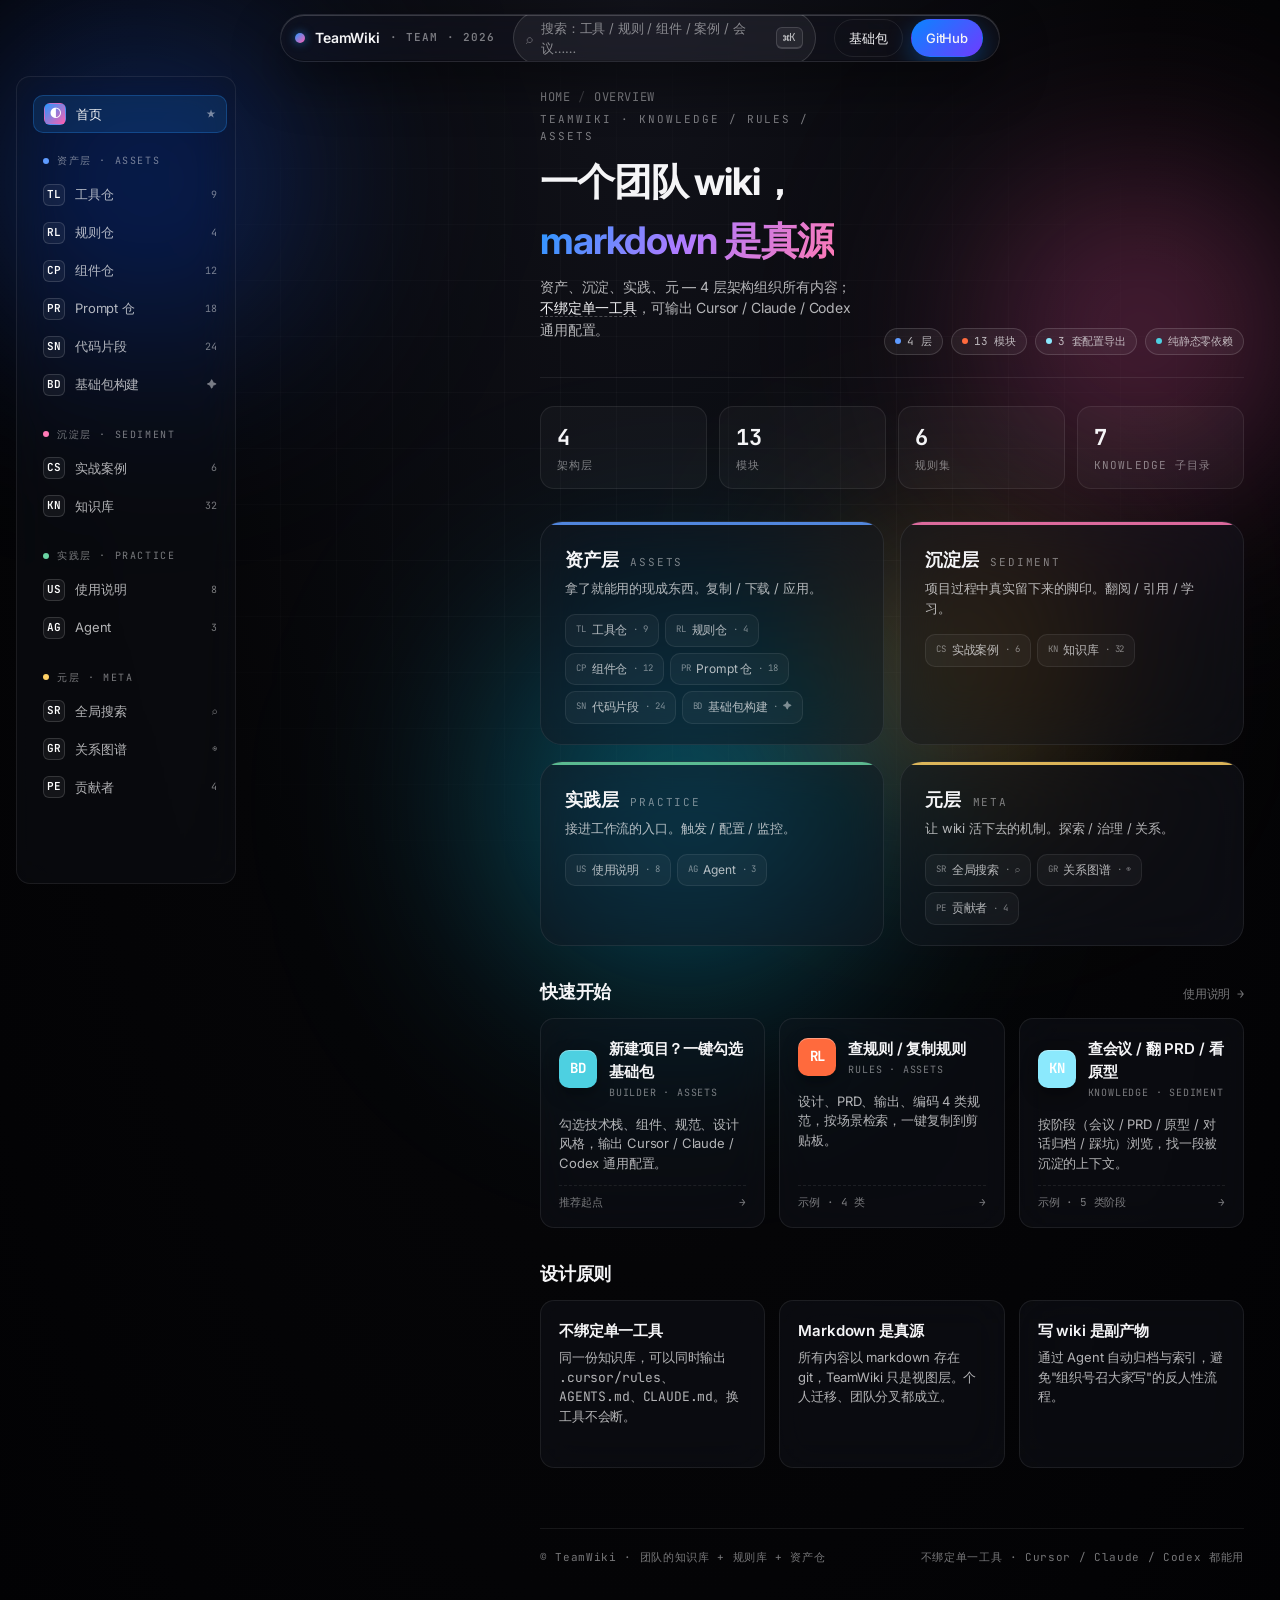
<file: index.html>
<!DOCTYPE html>
<html lang="zh-CN">
<head>
<meta charset="UTF-8" />
<meta name="viewport" content="width=device-width, initial-scale=1, viewport-fit=cover" />
<title>TeamWiki · 团队的知识库 / 规则库 / 资产仓</title>
<meta name="description" content="资产 / 沉淀 / 实践 / 元 — 一个团队 wiki，markdown 是真源，不绑定单一工具。" />
<link rel="preconnect" href="https://fonts.googleapis.com" />
<link rel="preconnect" href="https://fonts.gstatic.com" crossorigin />
<link href="https://fonts.googleapis.com/css2?family=Inter:wght@300;400;500;600;700;800&family=JetBrains+Mono:wght@400;600&display=swap" rel="stylesheet" />
<link rel="stylesheet" href="/styles/base.css" />
<link rel="stylesheet" href="/styles/wiki.css" />
</head>
<body>
<div class="app">
  <main class="main">
    <div class="breadcrumb">
      <span>HOME</span>
      <span class="sep">/</span>
      <span>OVERVIEW</span>
    </div>
    <div class="page-head">
      <div style="flex:1;min-width:0;">
        <span class="eyebrow">TEAMWIKI · KNOWLEDGE / RULES / ASSETS</span>
        <h1>一个团队 wiki，<span class="grad">markdown 是真源</span></h1>
        <p class="ph-sub">资产、沉淀、实践、元 — 4 层架构组织所有内容；<em>不绑定单一工具</em>，可输出 Cursor / Claude / Codex 通用配置。</p>
      </div>
      <div class="ph-meta">
        <span class="chip"><span class="chip-dot" style="background:var(--c-tools);"></span>4 层</span>
        <span class="chip"><span class="chip-dot" style="background:var(--c-rules);"></span>13 模块</span>
        <span class="chip"><span class="chip-dot" style="background:var(--c-know);"></span>3 套配置导出</span>
        <span class="chip"><span class="chip-dot" style="background:var(--c-build);"></span>纯静态零依赖</span>
      </div>
    </div>

    <!-- 项目自身指标（非业务成果，仅描述本项目结构） -->
    <div class="stats">
      <div class="stat"><div class="stat-num">4</div><div class="stat-label">架构层</div></div>
      <div class="stat"><div class="stat-num">13</div><div class="stat-label">模块</div></div>
      <div class="stat"><div class="stat-num">6</div><div class="stat-label">规则集</div></div>
      <div class="stat"><div class="stat-num">7</div><div class="stat-label">knowledge 子目录</div></div>
    </div>

    <!-- 4 层架构入口 -->
    <div class="layers" id="layers"></div>

    <!-- 快捷入口 -->
    <section class="section">
      <div class="section-head">
        <h2>快速开始</h2>
        <a class="more" href="/usage/">使用说明 →</a>
      </div>
      <div class="cards cards-3">
        <a class="card" href="/builder/">
          <div class="card-head">
            <div class="mono" style="--accent:var(--c-build);">BD</div>
            <div>
              <h3 class="card-title">新建项目？一键勾选基础包</h3>
              <div class="card-tag">BUILDER · ASSETS</div>
            </div>
          </div>
          <div class="card-desc">勾选技术栈、组件、规范、设计风格，输出 Cursor / Claude / Codex 通用配置。</div>
          <div class="card-foot"><span class="meta">推荐起点</span><span class="actions">→</span></div>
        </a>
        <a class="card" href="/rules/">
          <div class="card-head">
            <div class="mono" style="--accent:var(--c-rules);">RL</div>
            <div>
              <h3 class="card-title">查规则 / 复制规则</h3>
              <div class="card-tag">RULES · ASSETS</div>
            </div>
          </div>
          <div class="card-desc">设计、PRD、输出、编码 4 类规范，按场景检索，一键复制到剪贴板。</div>
          <div class="card-foot"><span class="meta">示例 · 4 类</span><span class="actions">→</span></div>
        </a>
        <a class="card" href="/knowledge/">
          <div class="card-head">
            <div class="mono" style="--accent:var(--c-know);">KN</div>
            <div>
              <h3 class="card-title">查会议 / 翻 PRD / 看原型</h3>
              <div class="card-tag">KNOWLEDGE · SEDIMENT</div>
            </div>
          </div>
          <div class="card-desc">按阶段（会议 / PRD / 原型 / 对话归档 / 踩坑）浏览，找一段被沉淀的上下文。</div>
          <div class="card-foot"><span class="meta">示例 · 5 类阶段</span><span class="actions">→</span></div>
        </a>
      </div>
    </section>

    <!-- 设计原则 -->
    <section class="section">
      <div class="section-head">
        <h2>设计原则</h2>
      </div>
      <div class="cards cards-3">
        <div class="card">
          <h3 class="card-title">不绑定单一工具</h3>
          <div class="card-desc">同一份知识库，可以同时输出 <code>.cursor/rules</code>、<code>AGENTS.md</code>、<code>CLAUDE.md</code>。换工具不会断。</div>
        </div>
        <div class="card">
          <h3 class="card-title">Markdown 是真源</h3>
          <div class="card-desc">所有内容以 markdown 存在 git，TeamWiki 只是视图层。个人迁移、团队分叉都成立。</div>
        </div>
        <div class="card">
          <h3 class="card-title">写 wiki 是副产物</h3>
          <div class="card-desc">通过 Agent 自动归档与索引，避免"组织号召大家写"的反人性流程。</div>
        </div>
      </div>
    </section>
  </main>
</div>

<script src="/scripts/data.js"></script>
<script src="/scripts/layout.js"></script>
<script>
  const W = window.WIKI;
  const layersEl = document.getElementById('layers');
  layersEl.innerHTML = W.layers.map(layer => `
    <div class="layer" style="--layer-color:${layer.color};">
      <div class="layer-head">
        <div class="layer-name">${layer.name}</div>
        <div class="layer-en">${layer.en}</div>
      </div>
      <p class="layer-desc">${layer.desc}</p>
      <div class="layer-mods">
        ${layer.mods.map(k => {
          const m = W.modules[k];
          return `<a class="layer-mod" href="${m.path}">
            <span class="lm-num">${m.icon}</span>
            <span>${m.name}</span>
            <span class="lm-num">· ${m.count}</span>
          </a>`;
        }).join('')}
      </div>
    </div>
  `).join('');
</script>
</body>
</html>
</file>
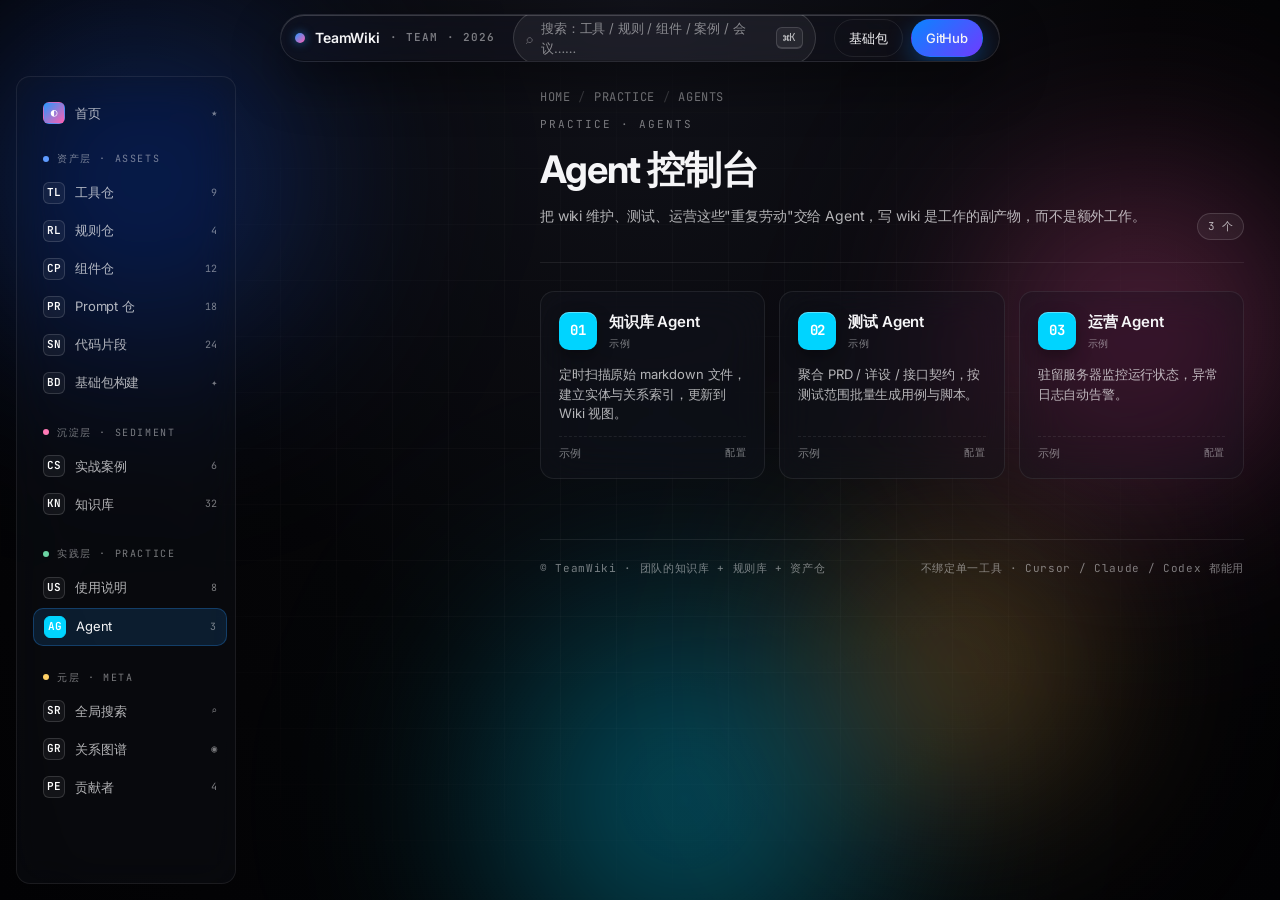
<file: agents/index.html>
<!DOCTYPE html>
<html lang="zh-CN">
<head>
<meta charset="UTF-8" />
<meta name="viewport" content="width=device-width, initial-scale=1" />
<title>Agent · TeamWiki</title>
<link rel="preconnect" href="https://fonts.googleapis.com" />
<link rel="preconnect" href="https://fonts.gstatic.com" crossorigin />
<link href="https://fonts.googleapis.com/css2?family=Inter:wght@300;400;500;600;700;800&family=JetBrains+Mono:wght@400;600&display=swap" rel="stylesheet" />
<link rel="stylesheet" href="/styles/base.css" />
<link rel="stylesheet" href="/styles/wiki.css" />
</head>
<body>
<div class="app">
  <main class="main">
    <div class="breadcrumb">
      <a href="/">HOME</a><span class="sep">/</span><span>PRACTICE</span><span class="sep">/</span><span>AGENTS</span>
    </div>
    <div class="page-head">
      <div style="flex:1;min-width:0;">
        <span class="eyebrow">PRACTICE · AGENTS</span>
        <h1>Agent 控制台</h1>
        <p class="ph-sub">把 wiki 维护、测试、运营这些"重复劳动"交给 Agent，写 wiki 是工作的副产物，而不是额外工作。</p>
      </div>
      <div class="ph-meta"><span class="chip">3 个</span></div>
    </div>

    <div class="cards cards-3" id="grid"></div>
  </main>
</div>
<script src="/scripts/data.js"></script>
<script src="/scripts/layout.js"></script>
<script>
  const W = window.WIKI;
  document.getElementById('grid').innerHTML = W.agents.map((a,i) => `
    <div class="card">
      <div class="card-head">
        <div class="mono" style="--accent:var(--c-agent);">${String(i+1).padStart(2,'0')}</div>
        <div style="min-width:0;">
          <h3 class="card-title">${a.name}</h3>
          <div class="card-tag">${a.status}</div>
        </div>
      </div>
      <div class="card-desc">${a.desc}</div>
      <div class="card-foot">
        <span class="meta">${a.status}</span>
        <button class="copy-btn" onclick="window.toast('打开 ${a.name} 配置（demo 占位）')">配置</button>
      </div>
    </div>
  `).join('');
</script>
</body>
</html>
</file>
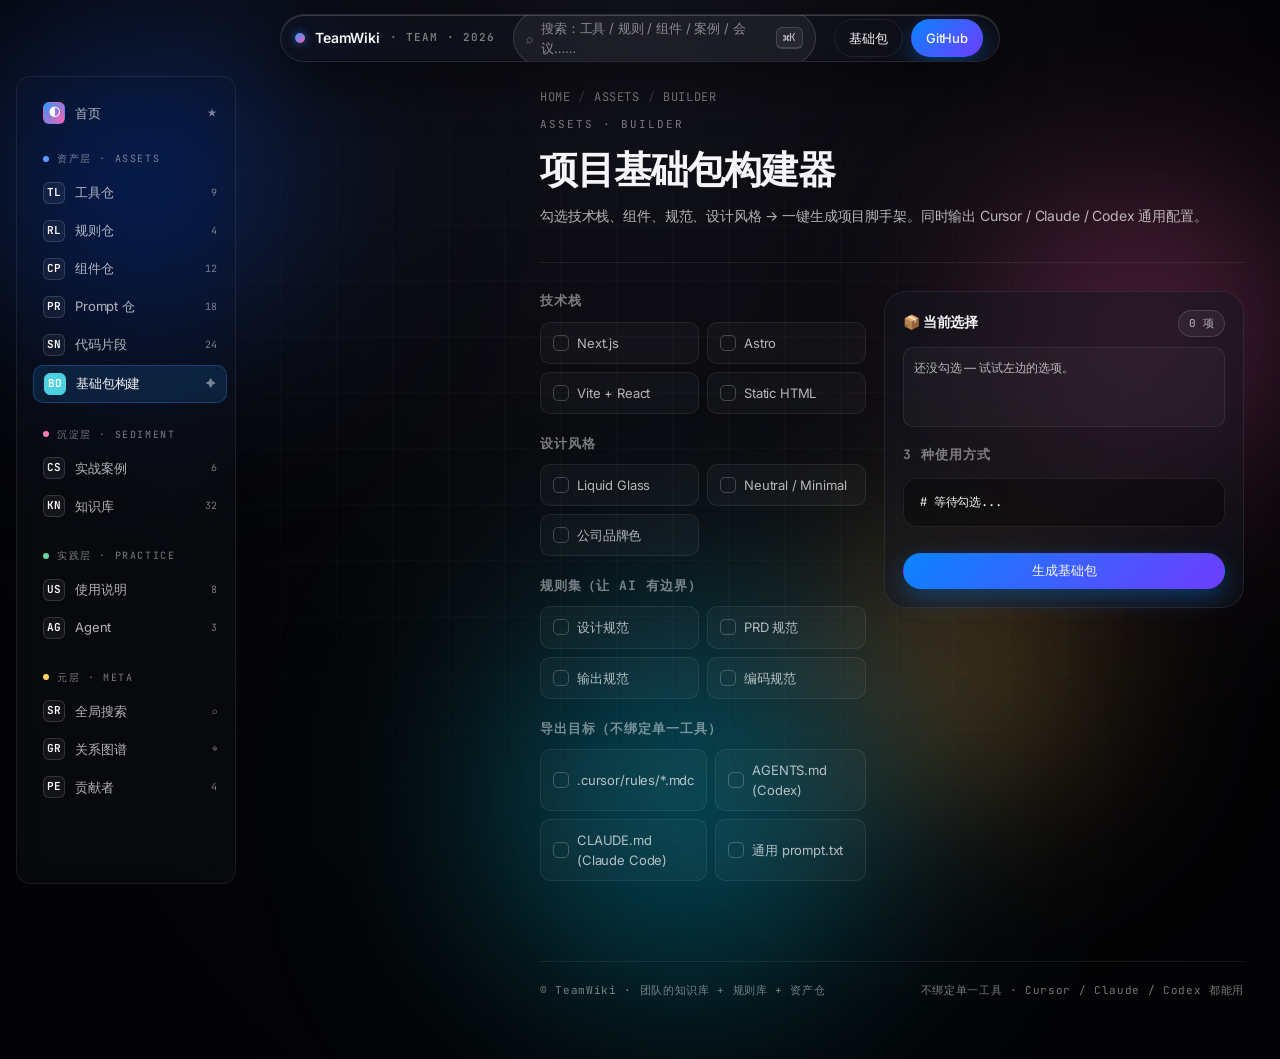
<file: builder/index.html>
<!DOCTYPE html>
<html lang="zh-CN">
<head>
<meta charset="UTF-8" />
<meta name="viewport" content="width=device-width, initial-scale=1" />
<title>项目基础包构建器 · TeamWiki</title>
<link rel="preconnect" href="https://fonts.googleapis.com" />
<link rel="preconnect" href="https://fonts.gstatic.com" crossorigin />
<link href="https://fonts.googleapis.com/css2?family=Inter:wght@300;400;500;600;700;800&family=JetBrains+Mono:wght@400;600&display=swap" rel="stylesheet" />
<link rel="stylesheet" href="/styles/base.css" />
<link rel="stylesheet" href="/styles/wiki.css" />
</head>
<body>
<div class="app">
  <main class="main">
    <div class="breadcrumb">
      <a href="/">HOME</a><span class="sep">/</span><span>ASSETS</span><span class="sep">/</span><span>BUILDER</span>
    </div>
    <div class="page-head">
      <div style="flex:1;min-width:0;">
        <span class="eyebrow">ASSETS · BUILDER</span>
        <h1>项目基础包构建器</h1>
        <p class="ph-sub">勾选技术栈、组件、规范、设计风格 → 一键生成项目脚手架。同时输出 Cursor / Claude / Codex 通用配置。</p>
      </div>
    </div>

    <div class="builder">
      <div>
        <div class="builder-section">
          <h3>技术栈</h3>
          <div class="option-grid" data-group="stack"></div>
        </div>
        <div class="builder-section">
          <h3>设计风格</h3>
          <div class="option-grid" data-group="style"></div>
        </div>
        <div class="builder-section">
          <h3>规则集（让 AI 有边界）</h3>
          <div class="option-grid" data-group="rules"></div>
        </div>
        <div class="builder-section">
          <h3>导出目标（不绑定单一工具）</h3>
          <div class="option-grid" data-group="targets"></div>
        </div>
      </div>

      <aside class="builder-side">
        <div style="display:flex;align-items:baseline;justify-content:space-between;margin-bottom:10px;">
          <h3 style="margin:0;font-size:14px;">📦 当前选择</h3>
          <span class="chip" id="picksCount">0 项</span>
        </div>
        <div id="picks" style="font-size:12px;color:var(--ink-2);line-height:1.7;min-height:80px;padding:10px;border-radius:10px;background:rgba(255,255,255,0.03);border:1px solid var(--line);">
          还没勾选 — 试试左边的选项。
        </div>

        <div style="margin-top:18px;">
          <h3 style="font-size:13px;margin:0 0 8px;font-family:var(--font-mono);letter-spacing:.08em;text-transform:uppercase;color:var(--ink-3);">3 种使用方式</h3>
          <pre class="code" id="cmd"># 等待勾选...</pre>
        </div>

        <button class="btn btn-primary" id="genBtn" style="width:100%;justify-content:center;margin-top:14px;">生成基础包</button>
      </aside>
    </div>
  </main>
</div>
<script src="/scripts/data.js"></script>
<script src="/scripts/layout.js"></script>
<script>
  const W = window.WIKI;
  const opts = W.builderOptions;
  const state = { stack: [], style: [], rules: [], targets: [] };

  document.querySelectorAll('[data-group]').forEach(g => {
    const key = g.dataset.group;
    g.innerHTML = opts[key].map(o => `
      <label class="option" data-id="${o.id}">
        <span class="opt-mark"></span>
        <span>${o.label}</span>
      </label>
    `).join('');
    g.addEventListener('click', (e) => {
      const opt = e.target.closest('.option');
      if (!opt) return;
      const id = opt.dataset.id;
      if (state[key].includes(id)) {
        state[key] = state[key].filter(x => x !== id);
        opt.classList.remove('checked');
        opt.querySelector('.opt-mark').textContent = '';
      } else {
        state[key].push(id);
        opt.classList.add('checked');
        opt.querySelector('.opt-mark').textContent = '✓';
      }
      sync();
    });
  });

  function sync() {
    const all = [].concat(...Object.values(state));
    document.getElementById('picksCount').textContent = `${all.length} 项`;
    if (!all.length) {
      document.getElementById('picks').textContent = '还没勾选 — 试试左边的选项。';
      document.getElementById('cmd').textContent = '# 等待勾选...';
      return;
    }
    document.getElementById('picks').innerHTML = Object.entries(state)
      .filter(([, v]) => v.length)
      .map(([k, v]) => `<div><span style="color:var(--ink-3);font-family:var(--font-mono);font-size:11px;">[${k}]</span> ${v.join(' · ')}</div>`)
      .join('');
    const params = encodeURIComponent(JSON.stringify(state));
    document.getElementById('cmd').innerHTML = `<span class="c-comment"># 1. 用 cursor 拉</span>
cursor pull <span class="c-str">teamwiki://builder?p=${params.slice(0, 40)}...</span>

<span class="c-comment"># 2. 直接 git clone</span>
git clone teamwiki/scaffold-${state.stack[0] || 'next'}.git my-app

<span class="c-comment"># 3. 复制 prompt 到任意 LLM</span>
请用以下配置生成项目脚手架：${all.join(', ')}`;
  }

  document.getElementById('genBtn').addEventListener('click', () => {
    const all = [].concat(...Object.values(state));
    if (!all.length) { window.toast?.('请先勾选至少 1 项'); return; }
    window.toast?.(`已生成基础包：${all.length} 项配置 + ${state.targets.length || 4} 种导出格式`);
  });
</script>
</body>
</html>
</file>
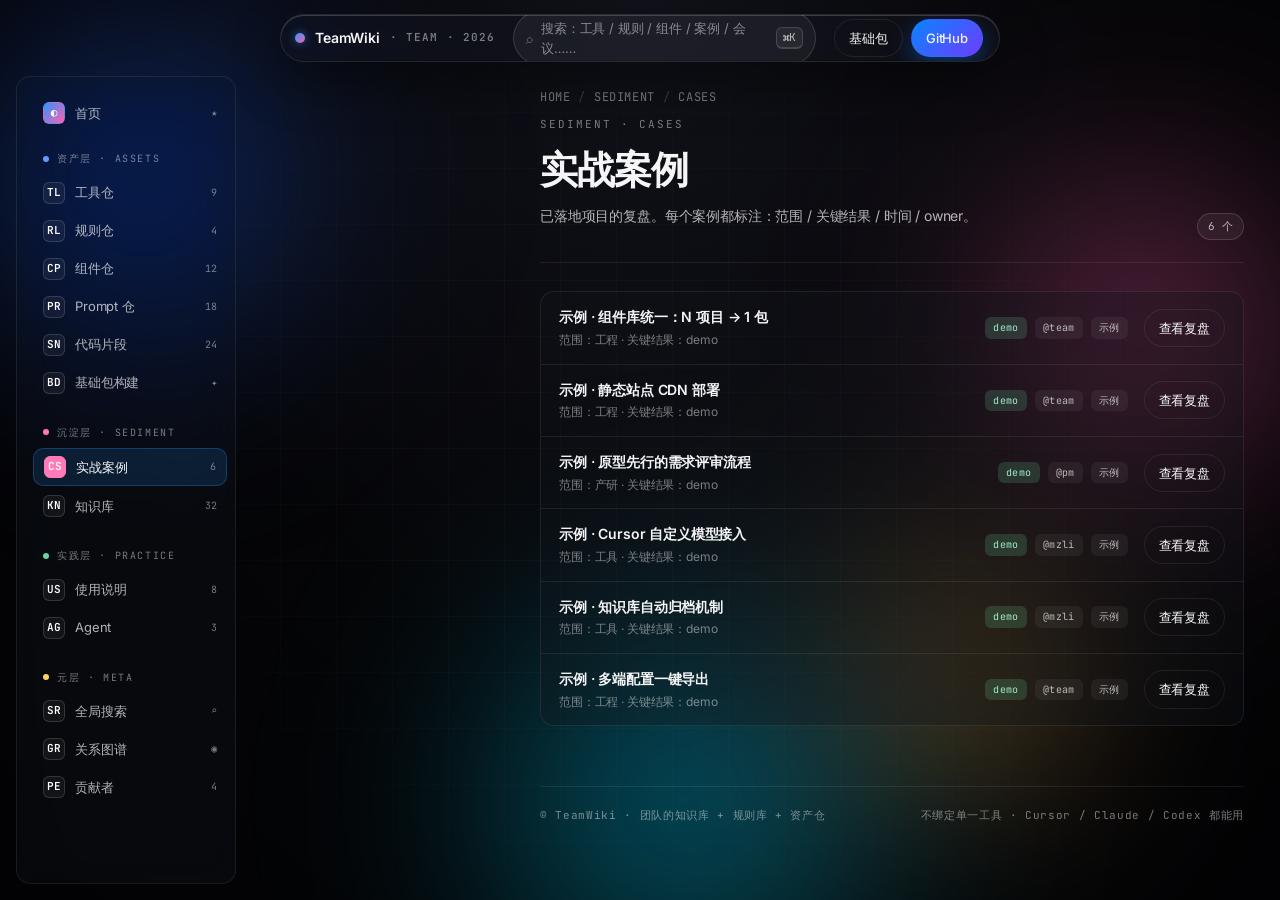
<file: cases/index.html>
<!DOCTYPE html>
<html lang="zh-CN">
<head>
<meta charset="UTF-8" />
<meta name="viewport" content="width=device-width, initial-scale=1" />
<title>实战案例 · TeamWiki</title>
<link rel="preconnect" href="https://fonts.googleapis.com" />
<link rel="preconnect" href="https://fonts.gstatic.com" crossorigin />
<link href="https://fonts.googleapis.com/css2?family=Inter:wght@300;400;500;600;700;800&family=JetBrains+Mono:wght@400;600&display=swap" rel="stylesheet" />
<link rel="stylesheet" href="/styles/base.css" />
<link rel="stylesheet" href="/styles/wiki.css" />
</head>
<body>
<div class="app">
  <main class="main">
    <div class="breadcrumb">
      <a href="/">HOME</a><span class="sep">/</span><span>SEDIMENT</span><span class="sep">/</span><span>CASES</span>
    </div>
    <div class="page-head">
      <div style="flex:1;min-width:0;">
        <span class="eyebrow">SEDIMENT · CASES</span>
        <h1>实战案例</h1>
        <p class="ph-sub">已落地项目的复盘。每个案例都标注：范围 / 关键结果 / 时间 / owner。</p>
      </div>
      <div class="ph-meta"><span class="chip">6 个</span></div>
    </div>

    <div class="list" id="list"></div>
  </main>
</div>
<script src="/scripts/data.js"></script>
<script src="/scripts/layout.js"></script>
<script>
  const W = window.WIKI;
  document.getElementById('list').innerHTML = W.cases.map(c => `
    <div class="list-row">
      <div class="lr-main">
        <div class="lr-title">${c.name}</div>
        <div class="lr-sub">范围：${c.scope} · 关键结果：${c.result}</div>
      </div>
      <div class="lr-meta">
        <span class="tag t-green">${c.result}</span>
        <span class="tag">@${c.owner}</span>
        <span class="tag">${c.date}</span>
      </div>
      <div class="lr-meta">
        <a class="btn btn-ghost" href="javascript:void(0)" onclick="window.toast('打开复盘详情（demo 占位）')">查看复盘</a>
      </div>
    </div>
  `).join('');
</script>
</body>
</html>
</file>
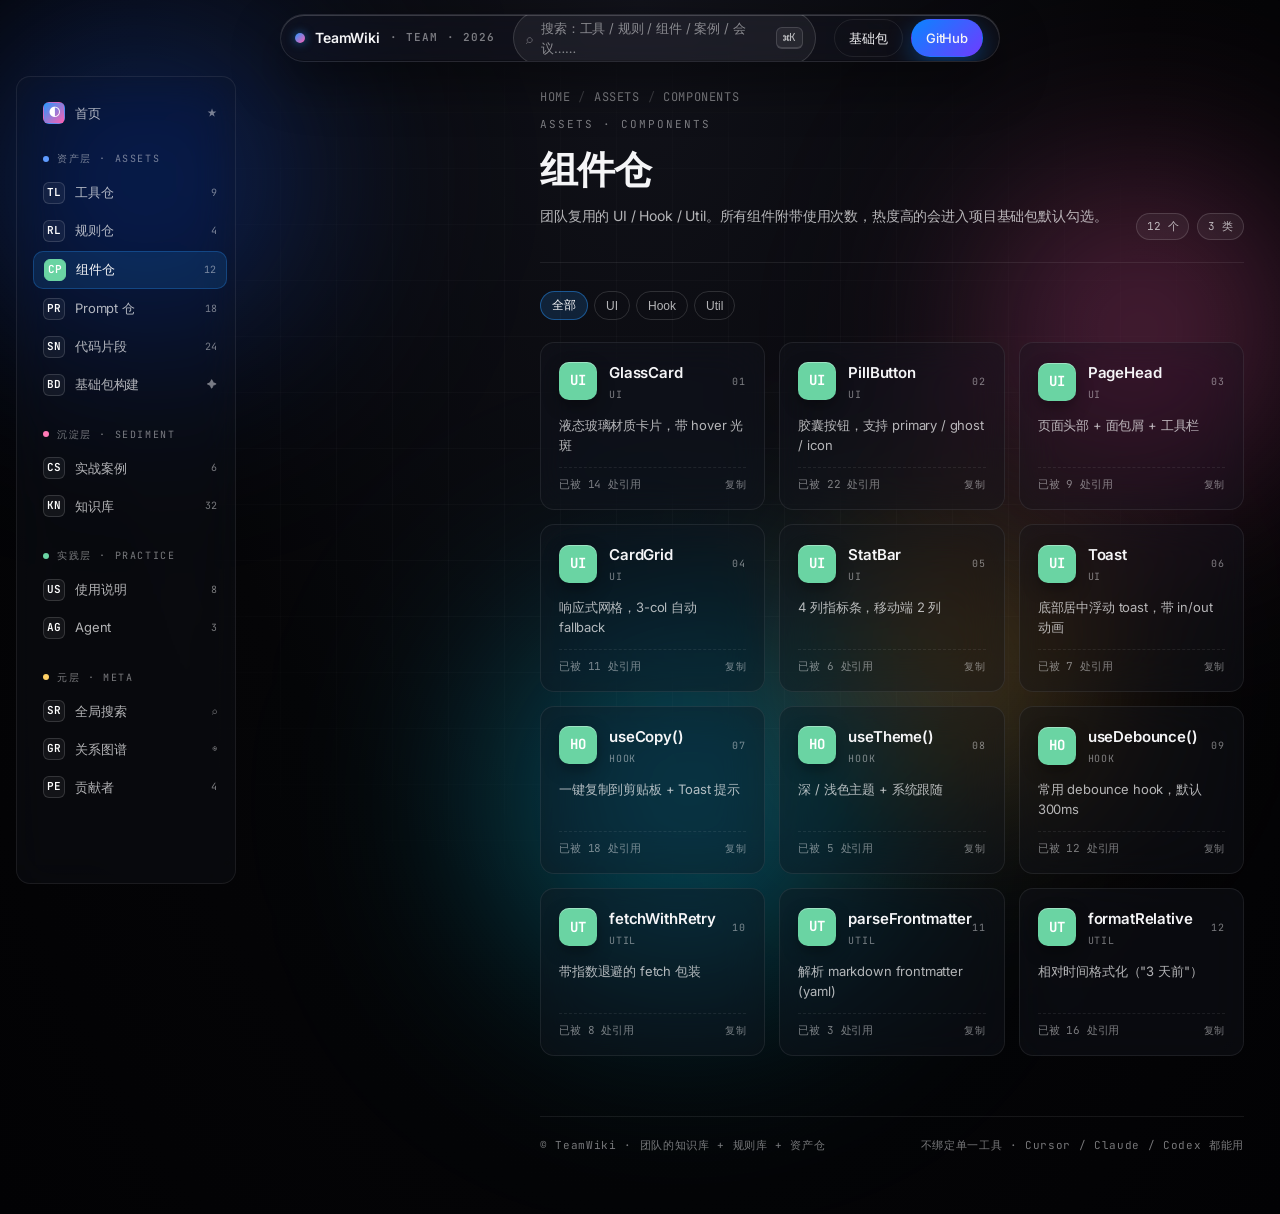
<file: components/index.html>
<!DOCTYPE html>
<html lang="zh-CN">
<head>
<meta charset="UTF-8" />
<meta name="viewport" content="width=device-width, initial-scale=1" />
<title>组件仓 · TeamWiki</title>
<link rel="preconnect" href="https://fonts.googleapis.com" />
<link rel="preconnect" href="https://fonts.gstatic.com" crossorigin />
<link href="https://fonts.googleapis.com/css2?family=Inter:wght@300;400;500;600;700;800&family=JetBrains+Mono:wght@400;600&display=swap" rel="stylesheet" />
<link rel="stylesheet" href="/styles/base.css" />
<link rel="stylesheet" href="/styles/wiki.css" />
</head>
<body>
<div class="app">
  <main class="main">
    <div class="breadcrumb">
      <a href="/">HOME</a><span class="sep">/</span><span>ASSETS</span><span class="sep">/</span><span>COMPONENTS</span>
    </div>
    <div class="page-head">
      <div style="flex:1;min-width:0;">
        <span class="eyebrow">ASSETS · COMPONENTS</span>
        <h1>组件仓</h1>
        <p class="ph-sub">团队复用的 UI / Hook / Util。所有组件附带使用次数，热度高的会进入项目基础包默认勾选。</p>
      </div>
      <div class="ph-meta">
        <span class="chip">12 个</span>
        <span class="chip">3 类</span>
      </div>
    </div>

    <div class="toolbar">
      <div class="filter-chips">
        <button class="filter-chip active" data-tag="all">全部</button>
        <button class="filter-chip" data-tag="UI">UI</button>
        <button class="filter-chip" data-tag="Hook">Hook</button>
        <button class="filter-chip" data-tag="Util">Util</button>
      </div>
    </div>

    <div class="cards cards-3" id="grid"></div>
  </main>
</div>
<script src="/scripts/data.js"></script>
<script src="/scripts/layout.js"></script>
<script>
  const W = window.WIKI;
  const tagColor = { UI:'t-blue', Hook:'t-green', Util:'t-purple' };
  const grid = document.getElementById('grid');
  function render(filter='all') {
    const items = filter==='all' ? W.components : W.components.filter(c => c.tag === filter);
    grid.innerHTML = items.map((c,i) => `
      <div class="card">
        <div class="card-head">
          <div class="mono" style="--accent:var(--c-comp);">${c.tag.slice(0,2).toUpperCase()}</div>
          <div style="min-width:0;">
            <h3 class="card-title">${c.name}</h3>
            <div class="card-tag">${c.tag}</div>
          </div>
          <div class="card-num">${String(i+1).padStart(2,'0')}</div>
        </div>
        <div class="card-desc">${c.desc}</div>
        <div class="card-foot">
          <span class="meta">已被 ${c.uses} 处引用</span>
          <button class="copy-btn" data-name="${c.name}">复制</button>
        </div>
      </div>
    `).join('');
  }
  render();
  document.querySelectorAll('.filter-chip').forEach(b => {
    b.addEventListener('click', () => {
      document.querySelectorAll('.filter-chip').forEach(x => x.classList.remove('active'));
      b.classList.add('active');
      render(b.dataset.tag);
    });
  });
  grid.addEventListener('click', (e) => {
    if (e.target.classList.contains('copy-btn')) {
      navigator.clipboard?.writeText(`// import { ${e.target.dataset.name} } from '@team/components'`);
      window.toast?.(`已复制 import：${e.target.dataset.name}`);
    }
  });
</script>
</body>
</html>
</file>
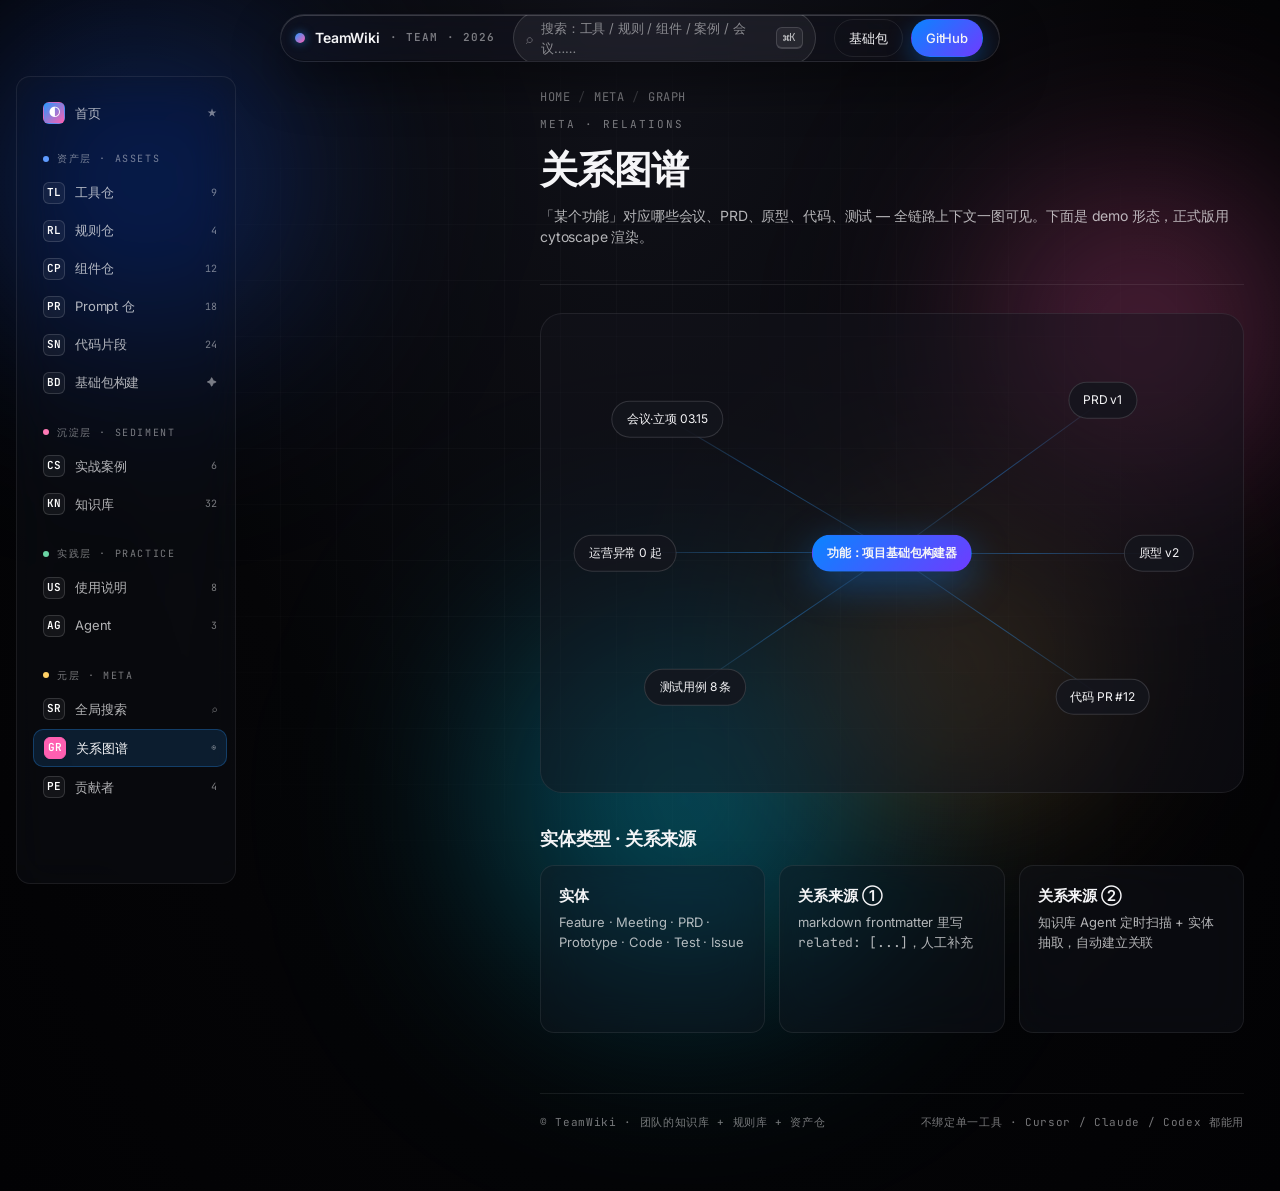
<file: graph/index.html>
<!DOCTYPE html>
<html lang="zh-CN">
<head>
<meta charset="UTF-8" />
<meta name="viewport" content="width=device-width, initial-scale=1" />
<title>关系图谱 · TeamWiki</title>
<link rel="preconnect" href="https://fonts.googleapis.com" />
<link rel="preconnect" href="https://fonts.gstatic.com" crossorigin />
<link href="https://fonts.googleapis.com/css2?family=Inter:wght@300;400;500;600;700;800&family=JetBrains+Mono:wght@400;600&display=swap" rel="stylesheet" />
<link rel="stylesheet" href="/styles/base.css" />
<link rel="stylesheet" href="/styles/wiki.css" />
<style>
  .graph {
    position: relative;
    height: 480px;
    border-radius: var(--radius);
    background: rgba(20,22,30,0.45);
    border: 1px solid var(--line);
    overflow: hidden;
  }
  .node {
    position: absolute;
    padding: 8px 14px;
    border-radius: 999px;
    background: rgba(20,22,30,0.85);
    border: 1px solid var(--line-2);
    font-size: 12px;
    color: var(--ink);
    white-space: nowrap;
    transform: translate(-50%, -50%);
    cursor: pointer;
    transition: transform 0.2s, border-color 0.2s;
  }
  .node:hover { transform: translate(-50%, -50%) scale(1.08); border-color: var(--blue-2); }
  .node.center {
    font-weight: 700;
    background: linear-gradient(135deg, var(--blue), #6e3cff);
    border-color: transparent;
    box-shadow: 0 12px 40px rgba(10,132,255,0.4);
  }
  .edge {
    position: absolute;
    height: 1px;
    background: linear-gradient(90deg, rgba(255,255,255,0.05), rgba(41,151,255,0.4), rgba(255,255,255,0.05));
    transform-origin: 0 0;
    pointer-events: none;
  }
</style>
</head>
<body>
<div class="app">
  <main class="main">
    <div class="breadcrumb">
      <a href="/">HOME</a><span class="sep">/</span><span>META</span><span class="sep">/</span><span>GRAPH</span>
    </div>
    <div class="page-head">
      <div style="flex:1;min-width:0;">
        <span class="eyebrow">META · RELATIONS</span>
        <h1>关系图谱</h1>
        <p class="ph-sub">「某个功能」对应哪些会议、PRD、原型、代码、测试 — 全链路上下文一图可见。下面是 demo 形态，正式版用 cytoscape 渲染。</p>
      </div>
    </div>

    <div class="graph" id="g">
      <!-- 节点会以伪坐标渲染，用作 demo 视觉 -->
    </div>

    <section class="section">
      <div class="section-head"><h2>实体类型 · 关系来源</h2></div>
      <div class="cards cards-3">
        <div class="card"><h3 class="card-title">实体</h3><p class="card-desc">Feature · Meeting · PRD · Prototype · Code · Test · Issue</p></div>
        <div class="card"><h3 class="card-title">关系来源 ①</h3><p class="card-desc">markdown frontmatter 里写 <code>related: [...]</code>，人工补充</p></div>
        <div class="card"><h3 class="card-title">关系来源 ②</h3><p class="card-desc">知识库 Agent 定时扫描 + 实体抽取，自动建立关联</p></div>
      </div>
    </section>
  </main>
</div>
<script src="/scripts/data.js"></script>
<script src="/scripts/layout.js"></script>
<script>
  // demo 用静态坐标
  const center = { x: 50, y: 50, label: '功能：项目基础包构建器', cls: 'center' };
  const nodes = [
    { x: 18, y: 22, label: '会议·立项 03.15' },
    { x: 80, y: 18, label: 'PRD v1' },
    { x: 88, y: 50, label: '原型 v2' },
    { x: 80, y: 80, label: '代码 PR #12' },
    { x: 22, y: 78, label: '测试用例 8 条' },
    { x: 12, y: 50, label: '运营异常 0 起' },
  ];
  const g = document.getElementById('g');
  // 中心节点
  g.insertAdjacentHTML('beforeend', `<div class="node center" style="left:${center.x}%;top:${center.y}%;">${center.label}</div>`);
  nodes.forEach(n => {
    g.insertAdjacentHTML('beforeend', `<div class="node" style="left:${n.x}%;top:${n.y}%;">${n.label}</div>`);
  });
  // 画线（中心到每个节点）
  function addEdge(a, b) {
    const w = g.clientWidth, h = g.clientHeight;
    const ax = a.x/100*w, ay = a.y/100*h, bx = b.x/100*w, by = b.y/100*h;
    const dx = bx-ax, dy = by-ay;
    const len = Math.sqrt(dx*dx+dy*dy);
    const ang = Math.atan2(dy, dx)*180/Math.PI;
    g.insertAdjacentHTML('afterbegin', `<div class="edge" style="left:${ax}px;top:${ay}px;width:${len}px;transform:rotate(${ang}deg);"></div>`);
  }
  setTimeout(() => nodes.forEach(n => addEdge(center, n)), 0);
  window.addEventListener('resize', () => {
    g.querySelectorAll('.edge').forEach(e => e.remove());
    nodes.forEach(n => addEdge(center, n));
  });
</script>
</body>
</html>
</file>
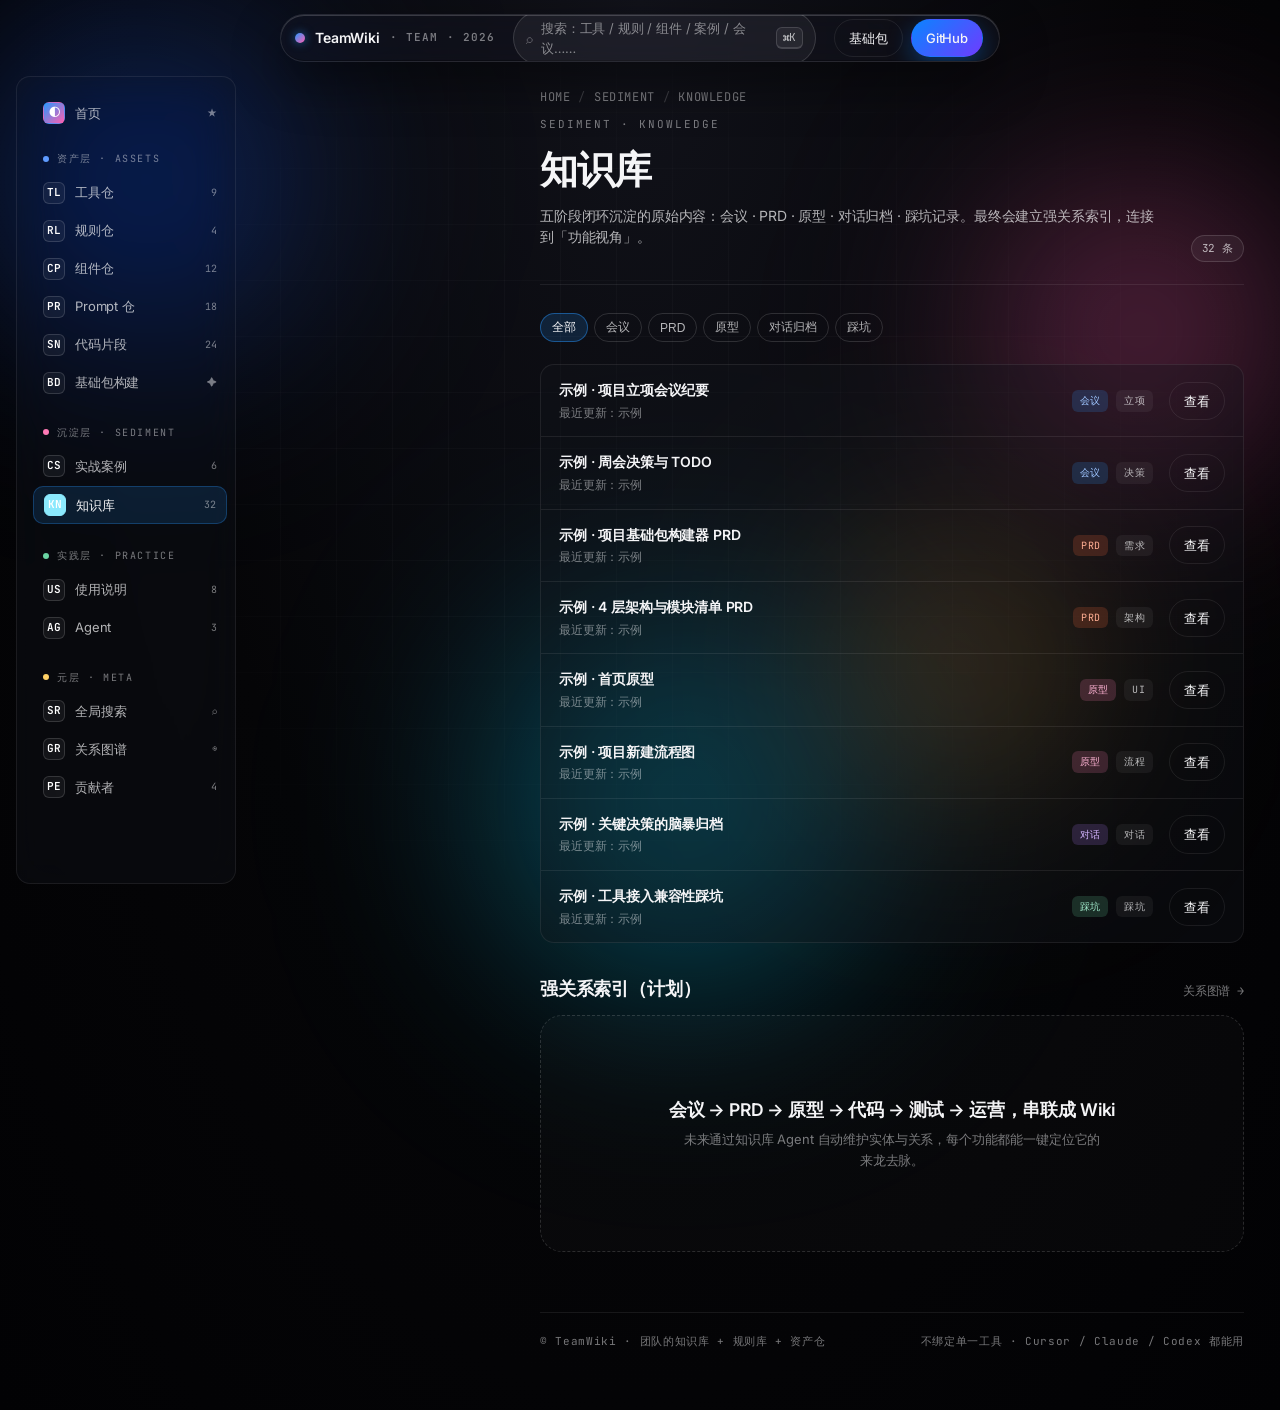
<file: knowledge/index.html>
<!DOCTYPE html>
<html lang="zh-CN">
<head>
<meta charset="UTF-8" />
<meta name="viewport" content="width=device-width, initial-scale=1" />
<title>知识库 · TeamWiki</title>
<link rel="preconnect" href="https://fonts.googleapis.com" />
<link rel="preconnect" href="https://fonts.gstatic.com" crossorigin />
<link href="https://fonts.googleapis.com/css2?family=Inter:wght@300;400;500;600;700;800&family=JetBrains+Mono:wght@400;600&display=swap" rel="stylesheet" />
<link rel="stylesheet" href="/styles/base.css" />
<link rel="stylesheet" href="/styles/wiki.css" />
</head>
<body>
<div class="app">
  <main class="main">
    <div class="breadcrumb">
      <a href="/">HOME</a><span class="sep">/</span><span>SEDIMENT</span><span class="sep">/</span><span>KNOWLEDGE</span>
    </div>
    <div class="page-head">
      <div style="flex:1;min-width:0;">
        <span class="eyebrow">SEDIMENT · KNOWLEDGE</span>
        <h1>知识库</h1>
        <p class="ph-sub">五阶段闭环沉淀的原始内容：会议 · PRD · 原型 · 对话归档 · 踩坑记录。最终会建立强关系索引，连接到「功能视角」。</p>
      </div>
      <div class="ph-meta"><span class="chip">32 条</span></div>
    </div>

    <div class="toolbar">
      <div class="filter-chips">
        <button class="filter-chip active" data-stage="all">全部</button>
        <button class="filter-chip" data-stage="meeting">会议</button>
        <button class="filter-chip" data-stage="prd">PRD</button>
        <button class="filter-chip" data-stage="prototype">原型</button>
        <button class="filter-chip" data-stage="dialogue">对话归档</button>
        <button class="filter-chip" data-stage="pitfall">踩坑</button>
      </div>
    </div>

    <div class="list" id="list"></div>

    <section class="section">
      <div class="section-head">
        <h2>强关系索引（计划）</h2>
        <a class="more" href="/graph/">关系图谱 →</a>
      </div>
      <div class="placeholder">
        <h3>会议 → PRD → 原型 → 代码 → 测试 → 运营，串联成 Wiki</h3>
        <p>未来通过知识库 Agent 自动维护实体与关系，每个功能都能一键定位它的来龙去脉。</p>
      </div>
    </section>
  </main>
</div>
<script src="/scripts/data.js"></script>
<script src="/scripts/layout.js"></script>
<script>
  const W = window.WIKI;
  const list = document.getElementById('list');
  const stageColor = { meeting:'t-blue', prd:'t-orange', prototype:'t-pink', dialogue:'t-purple', pitfall:'t-green' };
  const stageLabel = { meeting:'会议', prd:'PRD', prototype:'原型', dialogue:'对话', pitfall:'踩坑' };
  function render(stage='all') {
    const items = stage==='all' ? W.knowledge : W.knowledge.filter(k => k.stage === stage);
    list.innerHTML = items.map(k => `
      <div class="list-row">
        <div class="lr-main">
          <div class="lr-title">${k.name}</div>
          <div class="lr-sub">最近更新：${k.updated}</div>
        </div>
        <div class="lr-meta">
          <span class="tag ${stageColor[k.stage]||''}">${stageLabel[k.stage]||k.stage}</span>
          ${k.tags.map(t => `<span class="tag">${t}</span>`).join('')}
        </div>
        <div class="lr-meta">
          <a class="btn btn-ghost" href="javascript:void(0)" onclick="window.toast('打开原始 markdown（demo 占位）')">查看</a>
        </div>
      </div>
    `).join('');
  }
  render();
  document.querySelectorAll('.filter-chip').forEach(b => {
    b.addEventListener('click', () => {
      document.querySelectorAll('.filter-chip').forEach(x => x.classList.remove('active'));
      b.classList.add('active');
      render(b.dataset.stage);
    });
  });
</script>
</body>
</html>
</file>
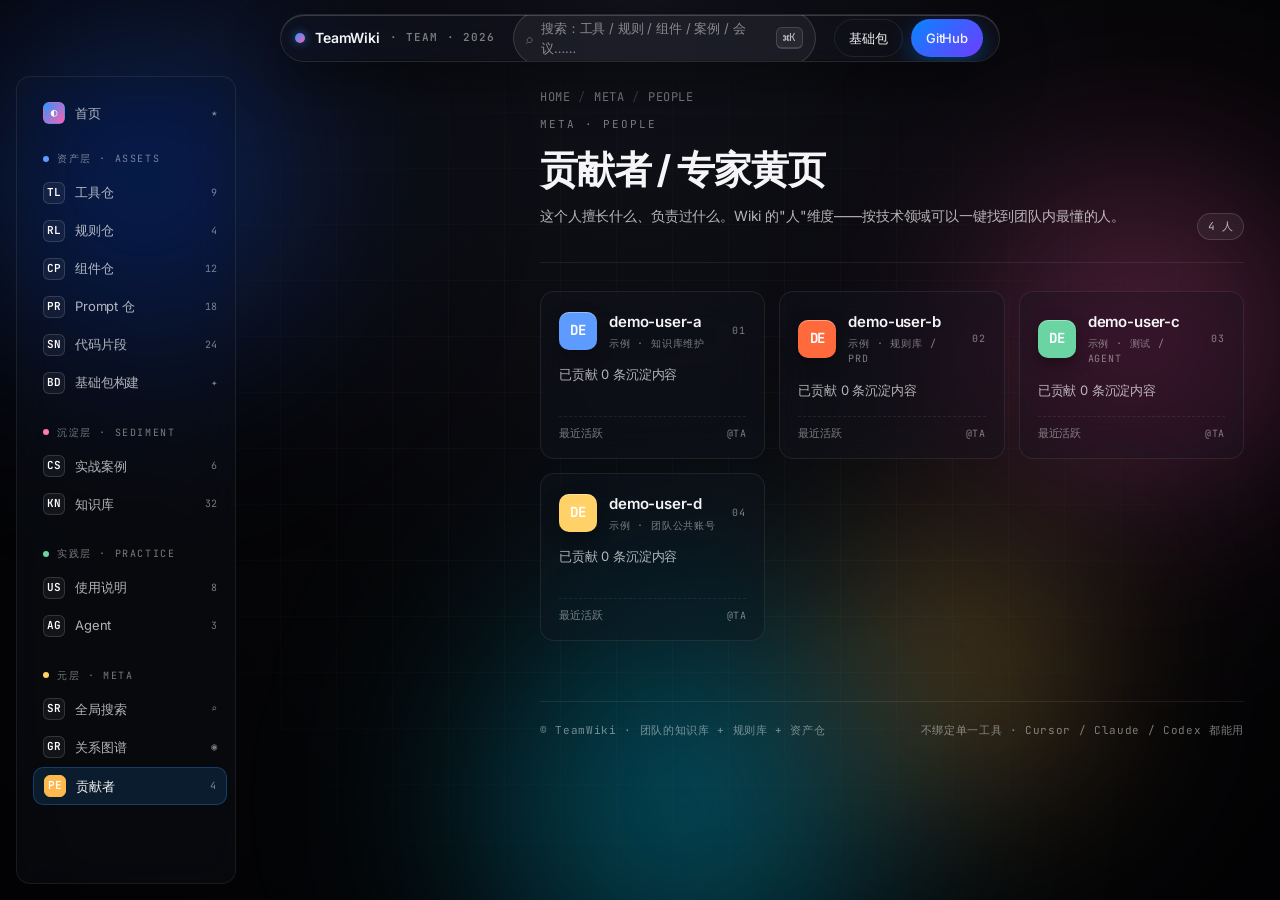
<file: people/index.html>
<!DOCTYPE html>
<html lang="zh-CN">
<head>
<meta charset="UTF-8" />
<meta name="viewport" content="width=device-width, initial-scale=1" />
<title>贡献者 · TeamWiki</title>
<link rel="preconnect" href="https://fonts.googleapis.com" />
<link rel="preconnect" href="https://fonts.gstatic.com" crossorigin />
<link href="https://fonts.googleapis.com/css2?family=Inter:wght@300;400;500;600;700;800&family=JetBrains+Mono:wght@400;600&display=swap" rel="stylesheet" />
<link rel="stylesheet" href="/styles/base.css" />
<link rel="stylesheet" href="/styles/wiki.css" />
</head>
<body>
<div class="app">
  <main class="main">
    <div class="breadcrumb">
      <a href="/">HOME</a><span class="sep">/</span><span>META</span><span class="sep">/</span><span>PEOPLE</span>
    </div>
    <div class="page-head">
      <div style="flex:1;min-width:0;">
        <span class="eyebrow">META · PEOPLE</span>
        <h1>贡献者 / 专家黄页</h1>
        <p class="ph-sub">这个人擅长什么、负责过什么。Wiki 的"人"维度——按技术领域可以一键找到团队内最懂的人。</p>
      </div>
      <div class="ph-meta"><span class="chip">4 人</span></div>
    </div>

    <div class="cards cards-3" id="grid"></div>
  </main>
</div>
<script src="/scripts/data.js"></script>
<script src="/scripts/layout.js"></script>
<script>
  const W = window.WIKI;
  const colors = ['var(--c-tools)','var(--c-rules)','var(--c-comp)','var(--c-prompt)'];
  document.getElementById('grid').innerHTML = W.people.map((p,i) => `
    <div class="card">
      <div class="card-head">
        <div class="mono" style="--accent:${colors[i % colors.length]};">${p.name.slice(0,2).toUpperCase()}</div>
        <div style="min-width:0;">
          <h3 class="card-title">${p.name}</h3>
          <div class="card-tag">${p.role}</div>
        </div>
        <div class="card-num">${String(i+1).padStart(2,'0')}</div>
      </div>
      <div class="card-desc">已贡献 ${p.contrib} 条沉淀内容</div>
      <div class="card-foot">
        <span class="meta">最近活跃</span>
        <button class="copy-btn" onclick="window.toast('@${p.name}（demo 占位）')">@TA</button>
      </div>
    </div>
  `).join('');
</script>
</body>
</html>
</file>
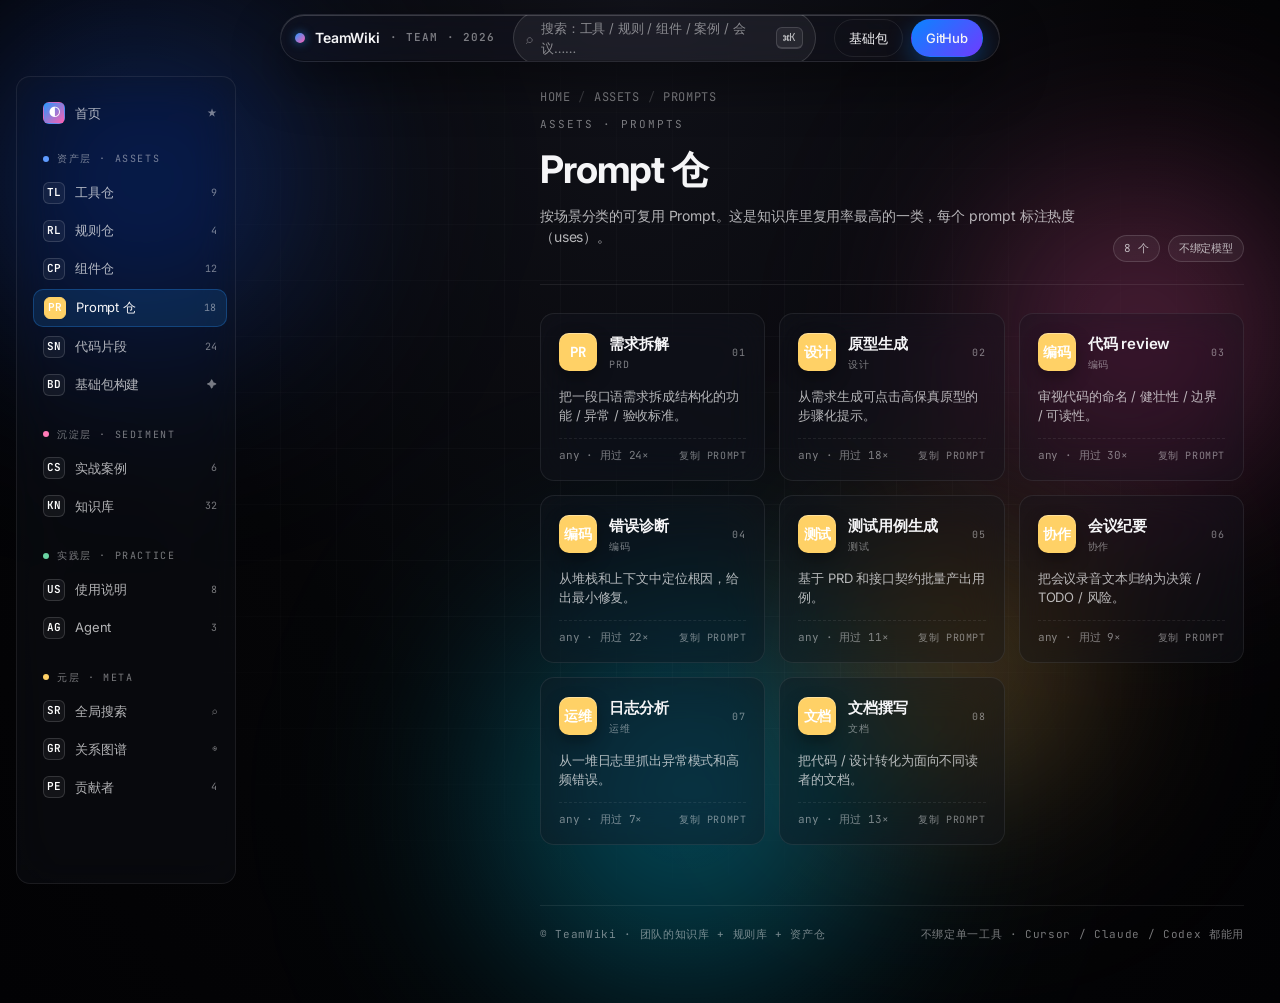
<file: prompts/index.html>
<!DOCTYPE html>
<html lang="zh-CN">
<head>
<meta charset="UTF-8" />
<meta name="viewport" content="width=device-width, initial-scale=1" />
<title>Prompt 仓 · TeamWiki</title>
<link rel="preconnect" href="https://fonts.googleapis.com" />
<link rel="preconnect" href="https://fonts.gstatic.com" crossorigin />
<link href="https://fonts.googleapis.com/css2?family=Inter:wght@300;400;500;600;700;800&family=JetBrains+Mono:wght@400;600&display=swap" rel="stylesheet" />
<link rel="stylesheet" href="/styles/base.css" />
<link rel="stylesheet" href="/styles/wiki.css" />
</head>
<body>
<div class="app">
  <main class="main">
    <div class="breadcrumb">
      <a href="/">HOME</a><span class="sep">/</span><span>ASSETS</span><span class="sep">/</span><span>PROMPTS</span>
    </div>
    <div class="page-head">
      <div style="flex:1;min-width:0;">
        <span class="eyebrow">ASSETS · PROMPTS</span>
        <h1>Prompt 仓</h1>
        <p class="ph-sub">按场景分类的可复用 Prompt。这是知识库里复用率最高的一类，每个 prompt 标注热度（uses）。</p>
      </div>
      <div class="ph-meta">
        <span class="chip">8 个</span>
        <span class="chip">不绑定模型</span>
      </div>
    </div>

    <div class="cards cards-3" id="grid"></div>
  </main>
</div>
<script src="/scripts/data.js"></script>
<script src="/scripts/layout.js"></script>
<script>
  const W = window.WIKI;
  const grid = document.getElementById('grid');
  grid.innerHTML = W.prompts.map((p,i) => `
    <div class="card">
      <div class="card-head">
        <div class="mono" style="--accent:var(--c-prompt);">${p.scene.slice(0,2).toUpperCase()}</div>
        <div style="min-width:0;">
          <h3 class="card-title">${p.name}</h3>
          <div class="card-tag">${p.scene}</div>
        </div>
        <div class="card-num">${String(i+1).padStart(2,'0')}</div>
      </div>
      <div class="card-desc">${p.desc}</div>
      <div class="card-foot">
        <span class="meta">${p.model} · 用过 ${p.uses}×</span>
        <button class="copy-btn" data-name="${p.name}">复制 prompt</button>
      </div>
    </div>
  `).join('');
  grid.addEventListener('click', (e) => {
    if (e.target.classList.contains('copy-btn')) {
      navigator.clipboard?.writeText(`[Prompt 模板：${e.target.dataset.name}]\n\n请按以下格式输出：\n1. ...`);
      window.toast?.(`已复制 prompt：${e.target.dataset.name}`);
    }
  });
</script>
</body>
</html>
</file>
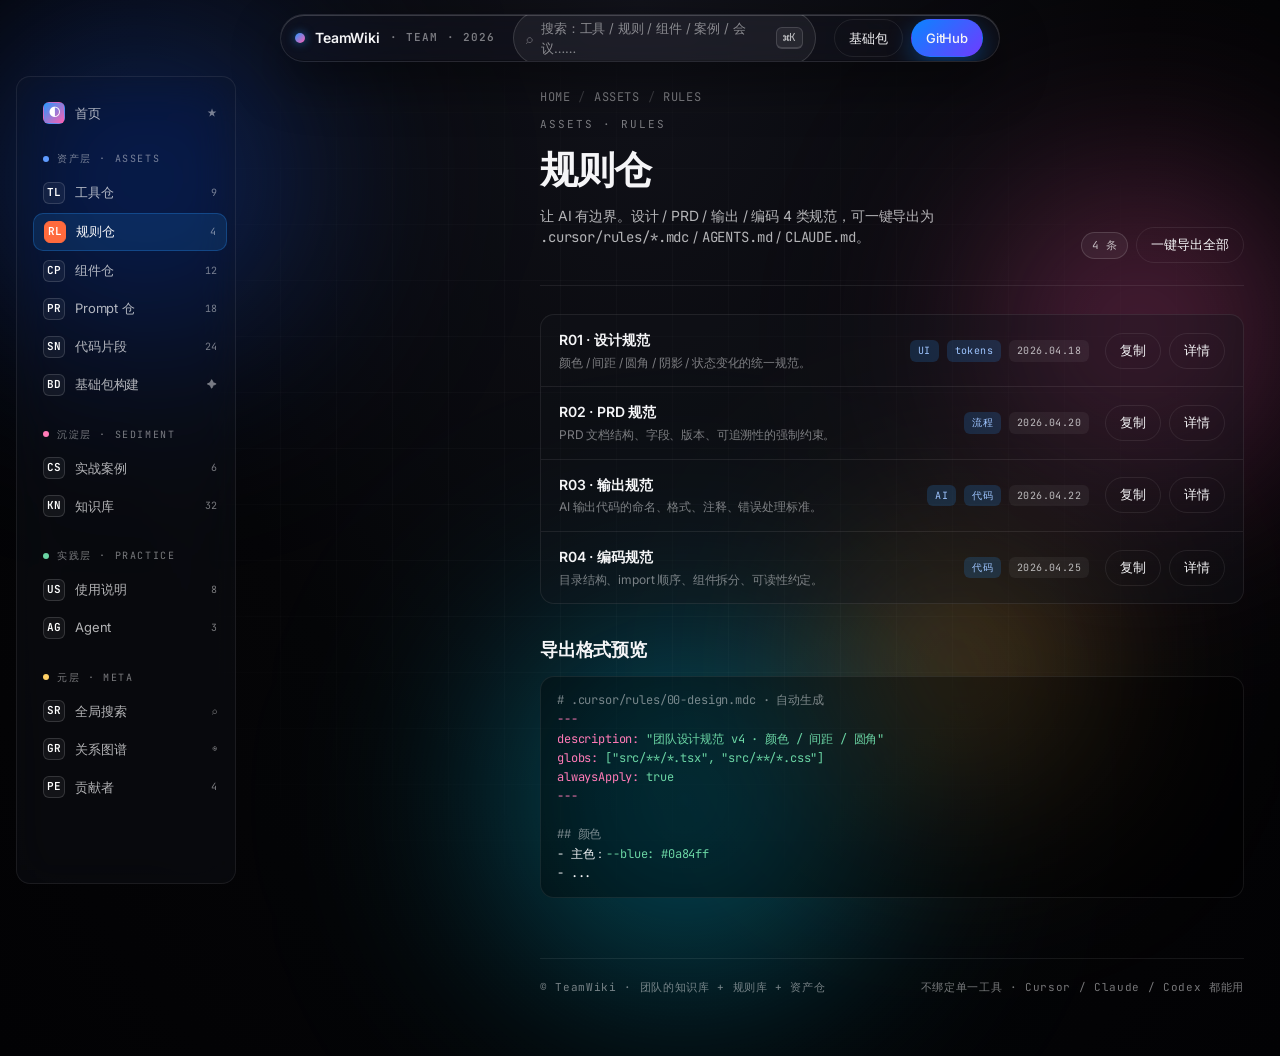
<file: rules/index.html>
<!DOCTYPE html>
<html lang="zh-CN">
<head>
<meta charset="UTF-8" />
<meta name="viewport" content="width=device-width, initial-scale=1" />
<title>规则仓 · TeamWiki</title>
<link rel="preconnect" href="https://fonts.googleapis.com" />
<link rel="preconnect" href="https://fonts.gstatic.com" crossorigin />
<link href="https://fonts.googleapis.com/css2?family=Inter:wght@300;400;500;600;700;800&family=JetBrains+Mono:wght@400;600&display=swap" rel="stylesheet" />
<link rel="stylesheet" href="/styles/base.css" />
<link rel="stylesheet" href="/styles/wiki.css" />
</head>
<body>
<div class="app">
  <main class="main">
    <div class="breadcrumb">
      <a href="/">HOME</a><span class="sep">/</span><span>ASSETS</span><span class="sep">/</span><span>RULES</span>
    </div>
    <div class="page-head">
      <div style="flex:1;min-width:0;">
        <span class="eyebrow">ASSETS · RULES</span>
        <h1>规则仓</h1>
        <p class="ph-sub">让 AI 有边界。设计 / PRD / 输出 / 编码 4 类规范，可一键导出为 <code>.cursor/rules/*.mdc</code> / <code>AGENTS.md</code> / <code>CLAUDE.md</code>。</p>
      </div>
      <div class="ph-meta">
        <span class="chip">4 条</span>
        <button class="btn btn-ghost" id="exportAll">一键导出全部</button>
      </div>
    </div>

    <div class="list" id="list"></div>

    <section class="section">
      <div class="section-head">
        <h2>导出格式预览</h2>
      </div>
      <pre class="code">
<span class="c-comment"># .cursor/rules/00-design.mdc · 自动生成</span>
<span class="c-key">---
description:</span> <span class="c-str">"团队设计规范 v4 · 颜色 / 间距 / 圆角"</span>
<span class="c-key">globs:</span> <span class="c-str">["src/**/*.tsx", "src/**/*.css"]</span>
<span class="c-key">alwaysApply:</span> <span class="c-str">true</span>
<span class="c-key">---</span>

<span class="c-comment">## 颜色</span>
- 主色：<span class="c-str">--blue: #0a84ff</span>
- ...</pre>
    </section>
  </main>
</div>
<script src="/scripts/data.js"></script>
<script src="/scripts/layout.js"></script>
<script>
  const W = window.WIKI;
  const list = document.getElementById('list');
  list.innerHTML = W.rules.map(r => `
    <div class="list-row">
      <div class="lr-main">
        <div class="lr-title">${r.num} · ${r.name}</div>
        <div class="lr-sub">${r.desc}</div>
      </div>
      <div class="lr-meta">
        ${r.tags.map(t => `<span class="tag t-blue">${t}</span>`).join('')}
        <span class="tag">${r.updated}</span>
      </div>
      <div class="lr-meta">
        <button class="btn btn-ghost copy-rule" data-name="${r.name}" data-scope="${r.scope}">复制</button>
        <button class="btn btn-ghost open-rule" data-name="${r.name}">详情</button>
      </div>
    </div>
  `).join('');

  list.addEventListener('click', (e) => {
    const el = e.target;
    if (el.classList.contains('copy-rule')) {
      navigator.clipboard?.writeText(`# ${el.dataset.name}\n# scope: ${el.dataset.scope}\n\n[规则内容...]`);
      window.toast?.(`已复制：${el.dataset.name}`);
    }
    if (el.classList.contains('open-rule')) {
      window.toast?.(`${el.dataset.name} 详情页（demo 占位）`);
    }
  });
  document.getElementById('exportAll').addEventListener('click', () => {
    window.toast?.('已生成 4 个文件：.cursor/rules/*.mdc + AGENTS.md + CLAUDE.md');
  });
</script>
</body>
</html>
</file>
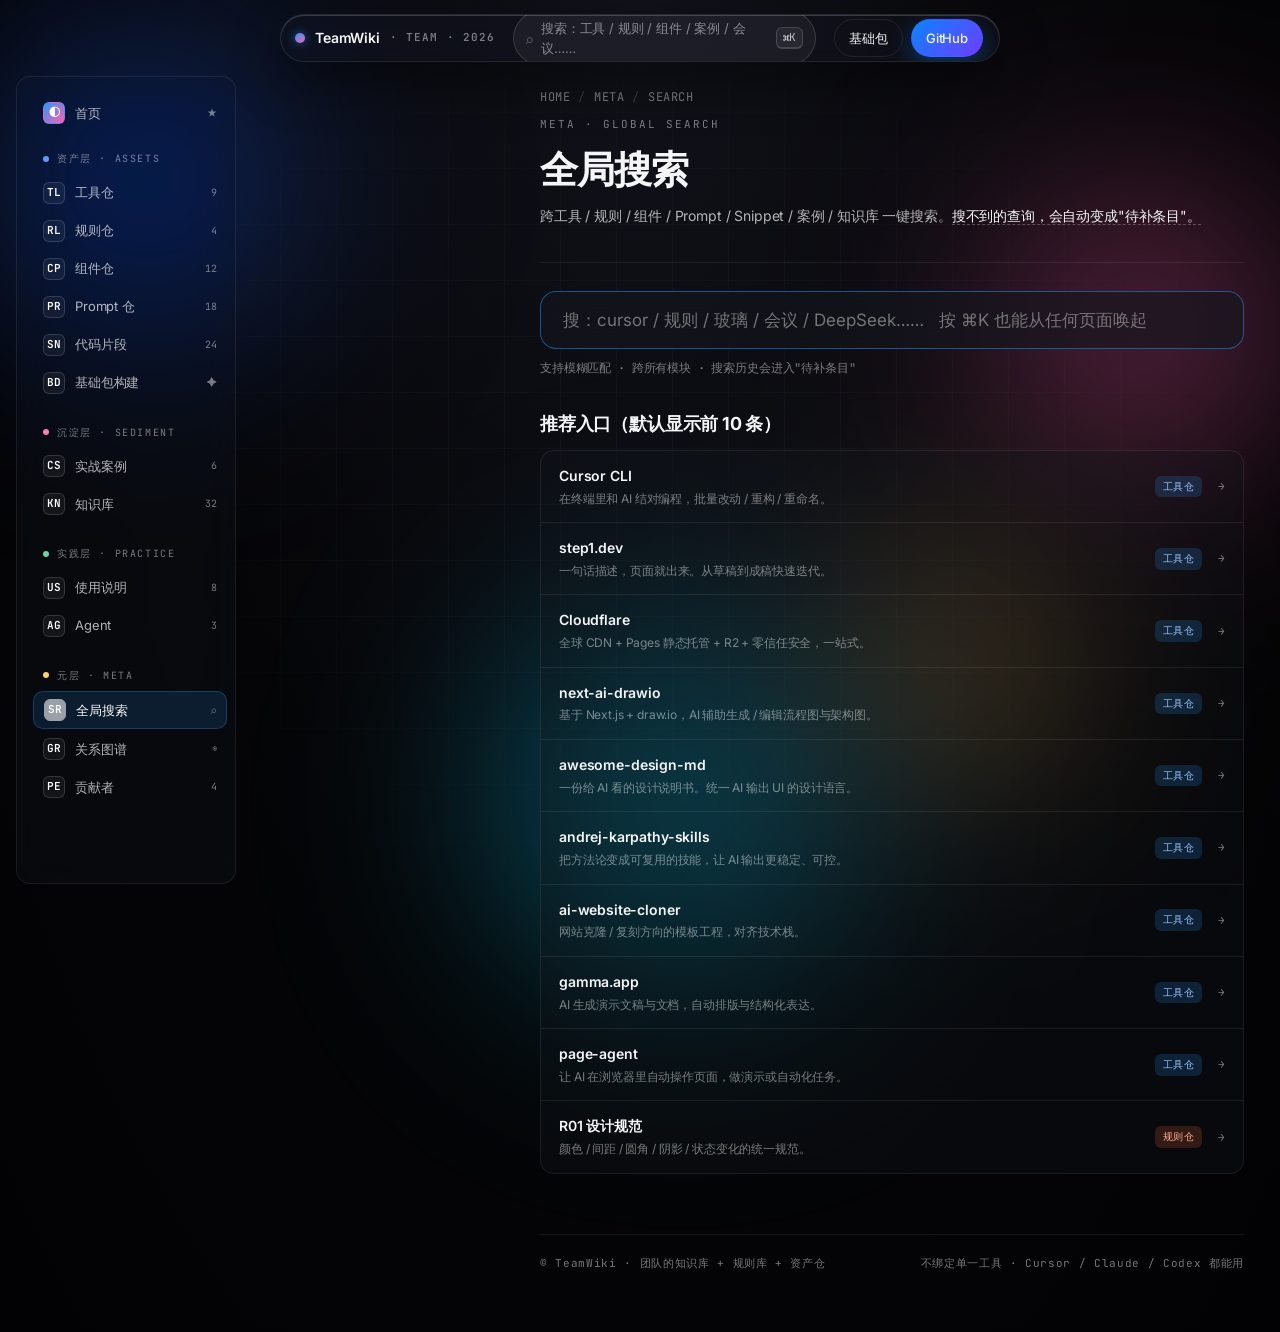
<file: search/index.html>
<!DOCTYPE html>
<html lang="zh-CN">
<head>
<meta charset="UTF-8" />
<meta name="viewport" content="width=device-width, initial-scale=1" />
<title>搜索 · TeamWiki</title>
<link rel="preconnect" href="https://fonts.googleapis.com" />
<link rel="preconnect" href="https://fonts.gstatic.com" crossorigin />
<link href="https://fonts.googleapis.com/css2?family=Inter:wght@300;400;500;600;700;800&family=JetBrains+Mono:wght@400;600&display=swap" rel="stylesheet" />
<link rel="stylesheet" href="/styles/base.css" />
<link rel="stylesheet" href="/styles/wiki.css" />
<style>
  .search-input {
    width: 100%;
    padding: 18px 22px;
    border-radius: 16px;
    background: rgba(20,22,30,0.5);
    border: 1px solid var(--line-2);
    color: var(--ink);
    font-size: 17px;
    font-family: var(--font-sans);
    outline: none;
    backdrop-filter: blur(20px);
    transition: border-color 0.2s, background 0.2s;
  }
  .search-input:focus {
    border-color: rgba(41,151,255,0.5);
    background: rgba(20,22,30,0.65);
  }
  .search-hint {
    margin-top: 10px;
    font-size: 12px;
    color: var(--ink-3);
    font-family: var(--font-mono);
  }
</style>
</head>
<body>
<div class="app">
  <main class="main">
    <div class="breadcrumb">
      <a href="/">HOME</a><span class="sep">/</span><span>META</span><span class="sep">/</span><span>SEARCH</span>
    </div>
    <div class="page-head">
      <div style="flex:1;min-width:0;">
        <span class="eyebrow">META · GLOBAL SEARCH</span>
        <h1>全局搜索</h1>
        <p class="ph-sub">跨工具 / 规则 / 组件 / Prompt / Snippet / 案例 / 知识库 一键搜索。<em>搜不到的查询，会自动变成"待补条目"。</em></p>
      </div>
    </div>

    <input class="search-input" id="q" placeholder="搜：cursor / 规则 / 玻璃 / 会议 / DeepSeek……   按 ⌘K 也能从任何页面唤起" autofocus />
    <div class="search-hint">支持模糊匹配 · 跨所有模块 · 搜索历史会进入"待补条目"</div>

    <div class="section">
      <div class="section-head"><h2 id="resultTitle">推荐入口</h2></div>
      <div class="list" id="results"></div>
    </div>
  </main>
</div>
<script src="/scripts/data.js"></script>
<script src="/scripts/layout.js"></script>
<script>
  const W = window.WIKI;
  // 把所有内容打平索引
  const corpus = [
    ...W.tools.map(t => ({ kind: 'tools',      mod: '工具仓',     title: t.name,                sub: t.desc, url: '/tools/' })),
    ...W.rules.map(r => ({ kind: 'rules',      mod: '规则仓',     title: `${r.num} ${r.name}`,  sub: r.desc, url: '/rules/' })),
    ...W.components.map(c => ({ kind: 'components', mod: '组件仓', title: c.name,                sub: c.desc, url: '/components/' })),
    ...W.prompts.map(p => ({ kind: 'prompts',  mod: 'Prompt 仓',  title: p.name,                sub: p.desc, url: '/prompts/' })),
    ...W.snippets.map(s => ({ kind: 'snippets',mod: '代码片段',   title: s.name,                sub: s.desc, url: '/snippets/' })),
    ...W.cases.map(c => ({ kind: 'cases',     mod: '实战案例',   title: c.name,                sub: `${c.scope} · ${c.result}`, url: '/cases/' })),
    ...W.knowledge.map(k => ({ kind: 'knowledge', mod: '知识库', title: k.name,                sub: `更新：${k.updated}`, url: '/knowledge/' })),
    ...W.usage.map(u => ({ kind: 'usage',     mod: '使用说明',   title: u.name,                sub: u.desc, url: '/usage/' })),
  ];

  const colorMap = { tools:'t-blue', rules:'t-orange', components:'t-green', prompts:'t-orange', snippets:'t-purple', cases:'t-pink', knowledge:'t-blue', usage:'t-orange' };

  function render(list, title) {
    document.getElementById('resultTitle').textContent = title;
    document.getElementById('results').innerHTML = list.length
      ? list.map(r => `
          <a class="list-row" href="${r.url}" style="text-decoration:none;">
            <div class="lr-main">
              <div class="lr-title">${r.title}</div>
              <div class="lr-sub">${r.sub}</div>
            </div>
            <div class="lr-meta"><span class="tag ${colorMap[r.kind]||''}">${r.mod}</span></div>
            <div class="lr-meta"><span style="color:var(--ink-3);font-family:var(--font-mono);font-size:11px;">→</span></div>
          </a>`).join('')
      : `<div class="placeholder">
          <h3>没有找到匹配</h3>
          <p>这条查询会被记录为"待补条目"，下次内容补充时会优先解决它。</p>
        </div>`;
  }
  render(corpus.slice(0, 10), '推荐入口（默认显示前 10 条）');

  document.getElementById('q').addEventListener('input', (e) => {
    const q = e.target.value.trim().toLowerCase();
    if (!q) { render(corpus.slice(0, 10), '推荐入口（默认显示前 10 条）'); return; }
    const hit = corpus.filter(r =>
      r.title.toLowerCase().includes(q) || r.sub.toLowerCase().includes(q)
    );
    render(hit, `匹配 ${hit.length} 条 · 关键字 "${q}"`);
  });
</script>
</body>
</html>
</file>
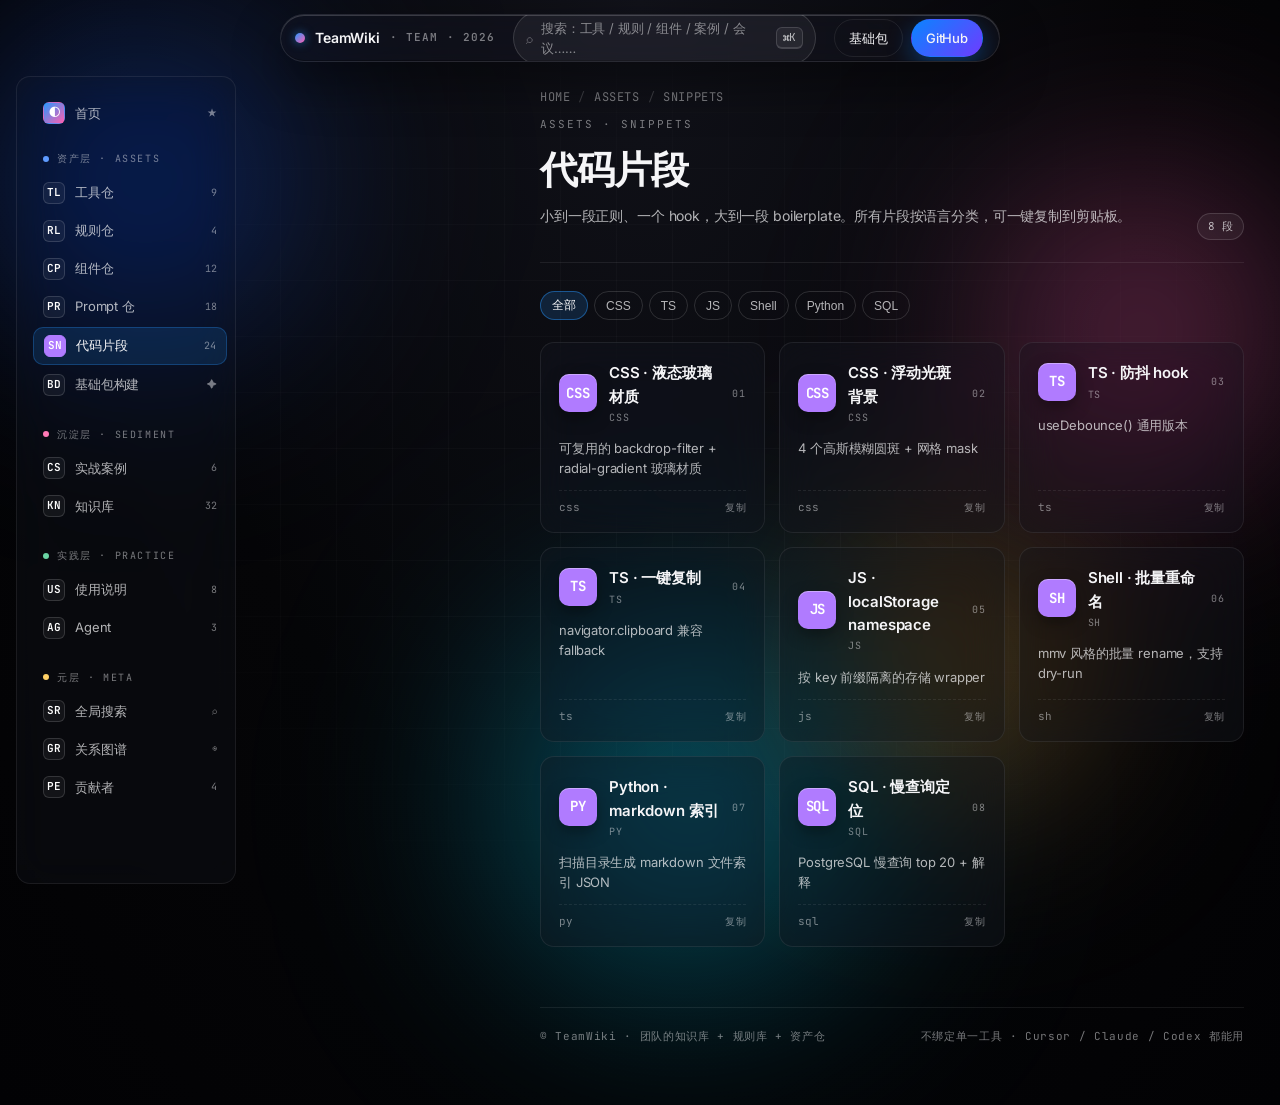
<file: snippets/index.html>
<!DOCTYPE html>
<html lang="zh-CN">
<head>
<meta charset="UTF-8" />
<meta name="viewport" content="width=device-width, initial-scale=1" />
<title>代码片段 · TeamWiki</title>
<link rel="preconnect" href="https://fonts.googleapis.com" />
<link rel="preconnect" href="https://fonts.gstatic.com" crossorigin />
<link href="https://fonts.googleapis.com/css2?family=Inter:wght@300;400;500;600;700;800&family=JetBrains+Mono:wght@400;600&display=swap" rel="stylesheet" />
<link rel="stylesheet" href="/styles/base.css" />
<link rel="stylesheet" href="/styles/wiki.css" />
</head>
<body>
<div class="app">
  <main class="main">
    <div class="breadcrumb">
      <a href="/">HOME</a><span class="sep">/</span><span>ASSETS</span><span class="sep">/</span><span>SNIPPETS</span>
    </div>
    <div class="page-head">
      <div style="flex:1;min-width:0;">
        <span class="eyebrow">ASSETS · SNIPPETS</span>
        <h1>代码片段</h1>
        <p class="ph-sub">小到一段正则、一个 hook，大到一段 boilerplate。所有片段按语言分类，可一键复制到剪贴板。</p>
      </div>
      <div class="ph-meta"><span class="chip">8 段</span></div>
    </div>

    <div class="toolbar">
      <div class="filter-chips">
        <button class="filter-chip active" data-tag="all">全部</button>
        <button class="filter-chip" data-tag="css">CSS</button>
        <button class="filter-chip" data-tag="ts">TS</button>
        <button class="filter-chip" data-tag="js">JS</button>
        <button class="filter-chip" data-tag="sh">Shell</button>
        <button class="filter-chip" data-tag="py">Python</button>
        <button class="filter-chip" data-tag="sql">SQL</button>
      </div>
    </div>

    <div class="cards cards-3" id="grid"></div>
  </main>
</div>
<script src="/scripts/data.js"></script>
<script src="/scripts/layout.js"></script>
<script>
  const W = window.WIKI;
  const grid = document.getElementById('grid');
  function render(filter='all') {
    const items = filter==='all' ? W.snippets : W.snippets.filter(s => s.lang === filter);
    grid.innerHTML = items.map((s,i) => `
      <div class="card">
        <div class="card-head">
          <div class="mono" style="--accent:var(--c-snippet);">${s.lang.toUpperCase()}</div>
          <div style="min-width:0;">
            <h3 class="card-title">${s.name}</h3>
            <div class="card-tag">${s.lang}</div>
          </div>
          <div class="card-num">${String(i+1).padStart(2,'0')}</div>
        </div>
        <div class="card-desc">${s.desc}</div>
        <div class="card-foot">
          <span class="meta">${s.lang}</span>
          <button class="copy-btn" data-name="${s.name}">复制</button>
        </div>
      </div>
    `).join('');
  }
  render();
  document.querySelectorAll('.filter-chip').forEach(b => {
    b.addEventListener('click', () => {
      document.querySelectorAll('.filter-chip').forEach(x => x.classList.remove('active'));
      b.classList.add('active');
      render(b.dataset.tag);
    });
  });
  grid.addEventListener('click', (e) => {
    if (e.target.classList.contains('copy-btn')) {
      navigator.clipboard?.writeText(`// snippet: ${e.target.dataset.name}\n[代码内容占位]`);
      window.toast?.(`已复制：${e.target.dataset.name}`);
    }
  });
</script>
</body>
</html>
</file>
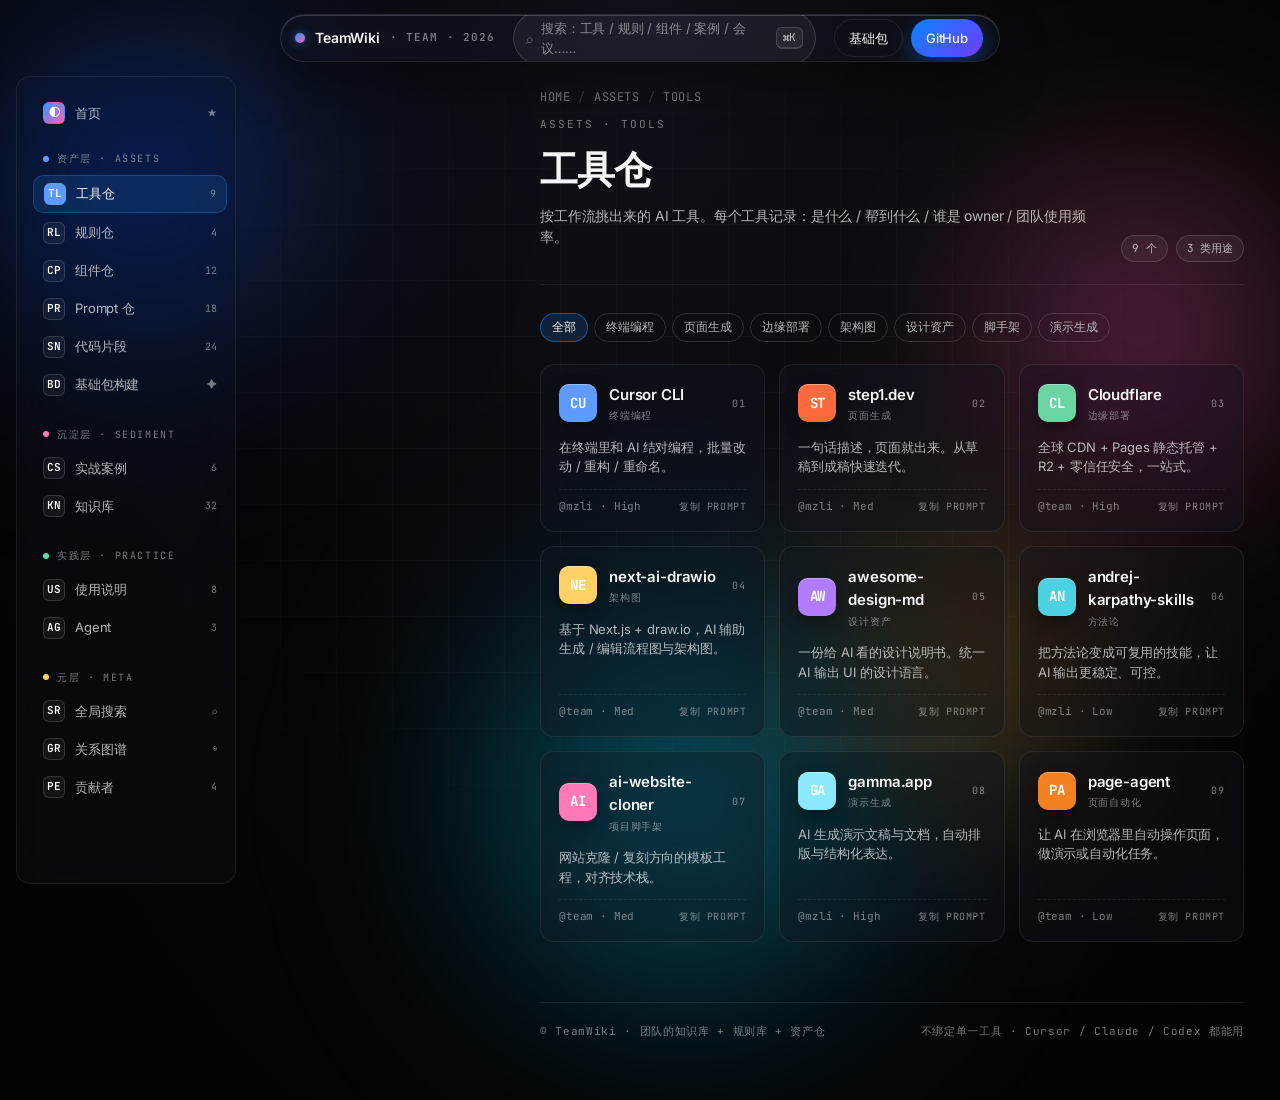
<file: tools/index.html>
<!DOCTYPE html>
<html lang="zh-CN">
<head>
<meta charset="UTF-8" />
<meta name="viewport" content="width=device-width, initial-scale=1" />
<title>工具仓 · TeamWiki</title>
<link rel="preconnect" href="https://fonts.googleapis.com" />
<link rel="preconnect" href="https://fonts.gstatic.com" crossorigin />
<link href="https://fonts.googleapis.com/css2?family=Inter:wght@300;400;500;600;700;800&family=JetBrains+Mono:wght@400;600&display=swap" rel="stylesheet" />
<link rel="stylesheet" href="/styles/base.css" />
<link rel="stylesheet" href="/styles/wiki.css" />
</head>
<body>
<div class="app">
  <main class="main">
    <div class="breadcrumb">
      <a href="/">HOME</a><span class="sep">/</span><span>ASSETS</span><span class="sep">/</span><span>TOOLS</span>
    </div>
    <div class="page-head">
      <div style="flex:1;min-width:0;">
        <span class="eyebrow">ASSETS · TOOLS</span>
        <h1>工具仓</h1>
        <p class="ph-sub">按工作流挑出来的 AI 工具。每个工具记录：是什么 / 帮到什么 / 谁是 owner / 团队使用频率。</p>
      </div>
      <div class="ph-meta">
        <span class="chip">9 个</span>
        <span class="chip">3 类用途</span>
      </div>
    </div>

    <div class="toolbar">
      <div class="filter-chips">
        <button class="filter-chip active" data-tag="all">全部</button>
        <button class="filter-chip" data-tag="终端编程">终端编程</button>
        <button class="filter-chip" data-tag="页面生成">页面生成</button>
        <button class="filter-chip" data-tag="边缘部署">边缘部署</button>
        <button class="filter-chip" data-tag="架构图">架构图</button>
        <button class="filter-chip" data-tag="设计资产">设计资产</button>
        <button class="filter-chip" data-tag="项目脚手架">脚手架</button>
        <button class="filter-chip" data-tag="演示生成">演示生成</button>
      </div>
    </div>

    <div class="cards cards-3" id="grid"></div>
  </main>
</div>
<script src="/scripts/data.js"></script>
<script src="/scripts/layout.js"></script>
<script>
  const W = window.WIKI;
  const grid = document.getElementById('grid');
  const colorPick = ['var(--c-tools)','var(--c-rules)','var(--c-comp)','var(--c-prompt)','var(--c-snippet)','var(--c-build)','var(--c-case)','var(--c-know)','var(--c-usage)'];
  function render(filter='all') {
    const items = filter === 'all' ? W.tools : W.tools.filter(t => t.tag === filter);
    grid.innerHTML = items.map((t, i) => `
      <div class="card">
        <div class="card-head">
          <div class="mono" style="--accent:${colorPick[i % colorPick.length]};">${t.name.slice(0,2).toUpperCase()}</div>
          <div style="min-width:0;">
            <h3 class="card-title">${t.name}</h3>
            <div class="card-tag">${t.tag}</div>
          </div>
          <div class="card-num">${t.num}</div>
        </div>
        <div class="card-desc">${t.desc}</div>
        <div class="card-foot">
          <span class="meta">@${t.owner} · ${t.used}</span>
          <span class="actions"><button class="copy-btn" data-name="${t.name}">复制 prompt</button></span>
        </div>
      </div>
    `).join('');
  }
  render();
  document.querySelectorAll('.filter-chip').forEach(b => {
    b.addEventListener('click', () => {
      document.querySelectorAll('.filter-chip').forEach(x => x.classList.remove('active'));
      b.classList.add('active');
      render(b.dataset.tag);
    });
  });
  grid.addEventListener('click', (e) => {
    if (e.target.classList.contains('copy-btn')) {
      const name = e.target.dataset.name;
      const text = `请使用 ${name}：[在这里写下你的诉求]`;
      navigator.clipboard?.writeText(text);
      window.toast?.(`已复制 ${name} 的 prompt 模板`);
    }
  });
</script>
</body>
</html>
</file>
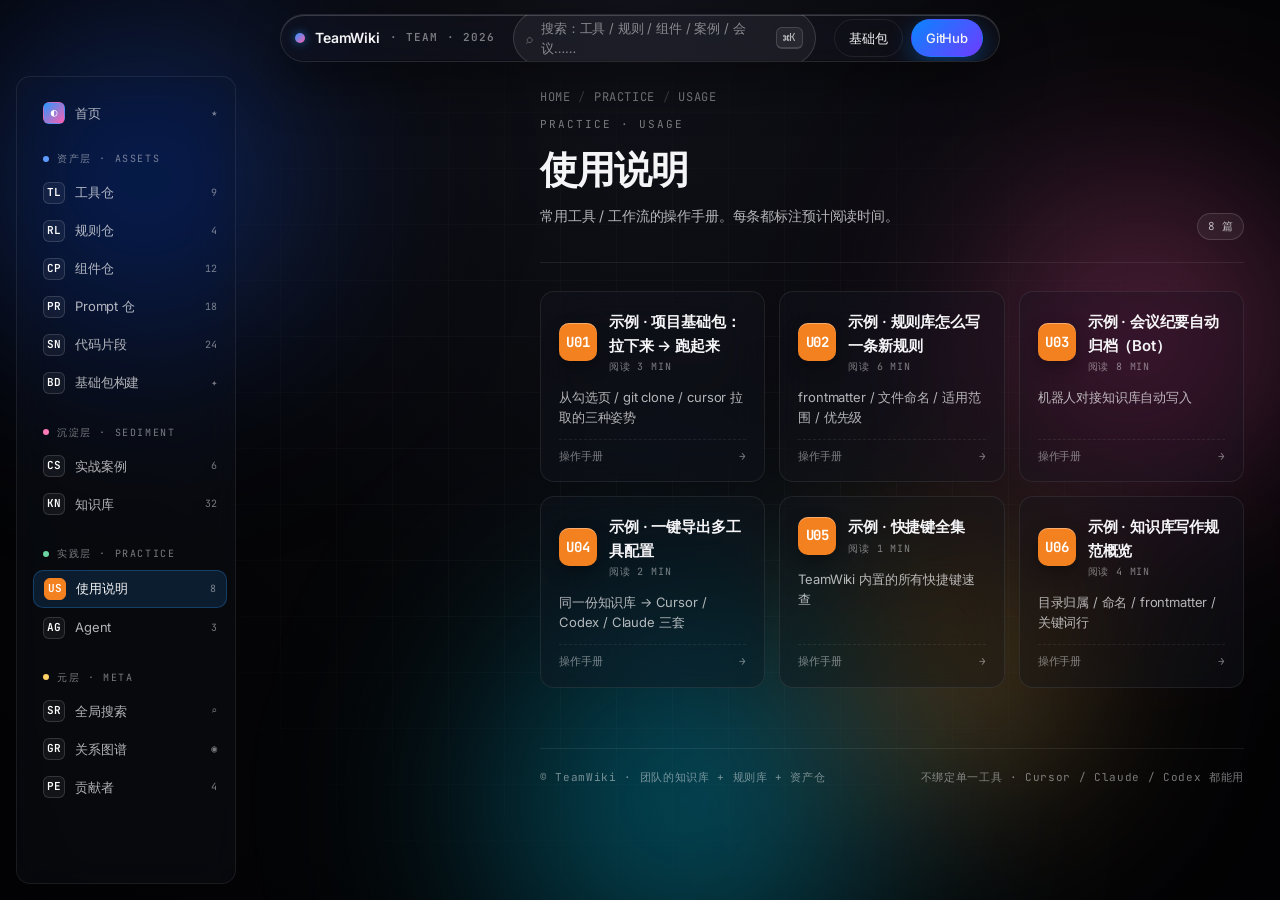
<file: usage/index.html>
<!DOCTYPE html>
<html lang="zh-CN">
<head>
<meta charset="UTF-8" />
<meta name="viewport" content="width=device-width, initial-scale=1" />
<title>使用说明 · TeamWiki</title>
<link rel="preconnect" href="https://fonts.googleapis.com" />
<link rel="preconnect" href="https://fonts.gstatic.com" crossorigin />
<link href="https://fonts.googleapis.com/css2?family=Inter:wght@300;400;500;600;700;800&family=JetBrains+Mono:wght@400;600&display=swap" rel="stylesheet" />
<link rel="stylesheet" href="/styles/base.css" />
<link rel="stylesheet" href="/styles/wiki.css" />
</head>
<body>
<div class="app">
  <main class="main">
    <div class="breadcrumb">
      <a href="/">HOME</a><span class="sep">/</span><span>PRACTICE</span><span class="sep">/</span><span>USAGE</span>
    </div>
    <div class="page-head">
      <div style="flex:1;min-width:0;">
        <span class="eyebrow">PRACTICE · USAGE</span>
        <h1>使用说明</h1>
        <p class="ph-sub">常用工具 / 工作流的操作手册。每条都标注预计阅读时间。</p>
      </div>
      <div class="ph-meta"><span class="chip">8 篇</span></div>
    </div>

    <div class="cards cards-3" id="grid"></div>
  </main>
</div>
<script src="/scripts/data.js"></script>
<script src="/scripts/layout.js"></script>
<script>
  const W = window.WIKI;
  document.getElementById('grid').innerHTML = W.usage.map((u,i) => `
    <a class="card" href="javascript:void(0)" onclick="window.toast('打开使用说明：${u.name}')">
      <div class="card-head">
        <div class="mono" style="--accent:var(--c-usage);">U${String(i+1).padStart(2,'0')}</div>
        <div style="min-width:0;">
          <h3 class="card-title">${u.name}</h3>
          <div class="card-tag">阅读 ${u.time}</div>
        </div>
      </div>
      <div class="card-desc">${u.desc}</div>
      <div class="card-foot">
        <span class="meta">操作手册</span>
        <span class="actions">→</span>
      </div>
    </a>
  `).join('');
</script>
</body>
</html>
</file>
<file: styles/base.css>
/* ============================================
   TeamWiki · Base · Liquid Glass
   Apple / visionOS inspired (移植自 idea_share_html)
   ============================================ */

:root {
  --bg: #050507;
  --bg-2: #0b0b10;
  --ink: #f5f5f7;
  --ink-2: rgba(245, 245, 247, 0.72);
  --ink-3: rgba(245, 245, 247, 0.48);
  --ink-4: rgba(245, 245, 247, 0.28);
  --line: rgba(255, 255, 255, 0.08);
  --line-2: rgba(255, 255, 255, 0.14);
  --line-3: rgba(255, 255, 255, 0.22);

  --blue: #0a84ff;
  --blue-2: #2997ff;

  /* 模块色板（沿用原工具色 + 新增） */
  --c-tools: #5e9bff;
  --c-rules: #ff6a3d;
  --c-comp: #6ad4a3;
  --c-prompt: #ffd166;
  --c-snippet: #b07bff;
  --c-build: #4dd0e1;
  --c-case: #ff7ab6;
  --c-know: #8be9fd;
  --c-usage: #f48120;
  --c-agent: #00d4ff;
  --c-search: #9aa0a8;
  --c-graph: #ff5fb1;
  --c-people: #ffb84d;

  /* 4 层架构主色 */
  --layer-asset: #5e9bff;
  --layer-sediment: #ff7ab6;
  --layer-practice: #6ad4a3;
  --layer-meta: #ffd166;

  --radius: 22px;
  --radius-sm: 14px;
  --radius-xs: 10px;

  --font-sans: 'Inter', -apple-system, BlinkMacSystemFont, 'SF Pro Display',
    'PingFang SC', 'Helvetica Neue', Helvetica, Arial, sans-serif;
  --font-mono: 'JetBrains Mono', ui-monospace, SFMono-Regular, 'SF Mono',
    Menlo, monospace;
}

* { box-sizing: border-box; }
html, body { margin: 0; padding: 0; }
html { scroll-behavior: smooth; }

body {
  background: radial-gradient(ellipse at top, #11121a 0%, var(--bg) 55%, #020204 100%);
  color: var(--ink);
  font-family: var(--font-sans);
  font-size: 15px;
  line-height: 1.55;
  letter-spacing: -0.01em;
  -webkit-font-smoothing: antialiased;
  text-rendering: optimizeLegibility;
  min-height: 100vh;
  overflow-x: hidden;
}

a { color: inherit; text-decoration: none; }
em { font-style: normal; color: var(--ink); border-bottom: 1px dashed rgba(255,255,255,0.25); }
code, pre, kbd { font-family: var(--font-mono); }

/* ===== 背景：液态光斑 ===== */
.bg-orbs {
  position: fixed; inset: 0;
  pointer-events: none;
  z-index: 0;
}
.orb {
  position: absolute;
  border-radius: 50%;
  filter: blur(90px);
  opacity: 0.45;
  mix-blend-mode: screen;
  animation: float 22s ease-in-out infinite;
}
.orb-1 { width: 520px; height: 520px; left: -120px; top: -80px;
  background: radial-gradient(circle, #1f63ff 0%, transparent 65%); }
.orb-2 { width: 480px; height: 480px; right: -100px; top: 10%;
  background: radial-gradient(circle, #ff5fb1 0%, transparent 65%); animation-delay: -6s; }
.orb-3 { width: 600px; height: 600px; left: 30%; bottom: -200px;
  background: radial-gradient(circle, #00d4ff 0%, transparent 65%); animation-delay: -12s; }
.orb-4 { width: 380px; height: 380px; right: 10%; bottom: 5%;
  background: radial-gradient(circle, #ffb84d 0%, transparent 65%); animation-delay: -18s; }

@keyframes float {
  0%, 100% { transform: translate(0,0) scale(1); }
  33% { transform: translate(40px,-30px) scale(1.06); }
  66% { transform: translate(-30px,20px) scale(0.95); }
}

.bg-grid {
  position: fixed; inset: 0;
  background-image:
    linear-gradient(rgba(255,255,255,0.025) 1px, transparent 1px),
    linear-gradient(90deg, rgba(255,255,255,0.025) 1px, transparent 1px);
  background-size: 56px 56px;
  mask-image: radial-gradient(ellipse at center, #000 30%, transparent 80%);
  -webkit-mask-image: radial-gradient(ellipse at center, #000 30%, transparent 80%);
  pointer-events: none;
  z-index: 0;
}

/* ===== 液态玻璃 ===== */
.glass {
  position: relative;
  background: rgba(20, 22, 30, 0.45);
  backdrop-filter: blur(28px) saturate(180%);
  -webkit-backdrop-filter: blur(28px) saturate(180%);
  border: 1px solid rgba(255,255,255,0.10);
  border-radius: var(--radius);
  box-shadow:
    inset 0 1px 0 rgba(255,255,255,0.18),
    inset 0 -1px 0 rgba(0,0,0,0.25),
    0 20px 50px rgba(0,0,0,0.45);
  overflow: hidden;
  isolation: isolate;
}
.glass-light {
  background: rgba(20, 22, 30, 0.32);
  backdrop-filter: blur(20px) saturate(160%);
  -webkit-backdrop-filter: blur(20px) saturate(160%);
  border: 1px solid rgba(255,255,255,0.08);
  border-radius: var(--radius-sm);
}

/* ===== 通用文字 ===== */
.eyebrow {
  display: inline-block;
  font-family: var(--font-mono);
  font-size: 11px; letter-spacing: 0.18em;
  color: var(--ink-3);
  text-transform: uppercase;
}
.grad {
  background: linear-gradient(120deg, #2997ff 0%, #b07bff 50%, #ff7ab6 100%);
  -webkit-background-clip: text;
  background-clip: text;
  color: transparent;
}
.chip {
  display: inline-flex; align-items: center; gap: 6px;
  font-family: var(--font-mono);
  font-size: 11px;
  padding: 4px 10px;
  border-radius: 999px;
  background: rgba(255,255,255,0.05);
  border: 1px solid var(--line-2);
  color: var(--ink-2);
}
.chip-dot { width: 6px; height: 6px; border-radius: 50%; background: var(--blue); }
.kbd {
  display: inline-block;
  padding: 1px 6px;
  border-radius: 6px;
  background: rgba(255,255,255,0.06);
  border: 1px solid var(--line-2);
  border-bottom-width: 2px;
  font-family: var(--font-mono);
  font-size: 11px;
  color: var(--ink-2);
}

/* ===== Buttons ===== */
.btn {
  display: inline-flex; align-items: center; gap: 8px;
  padding: 8px 14px;
  border-radius: 999px;
  border: 1px solid var(--line-2);
  background: rgba(255,255,255,0.04);
  color: var(--ink);
  font-size: 13px;
  font-weight: 500;
  cursor: pointer;
  transition: all 0.2s;
}
.btn:hover {
  background: rgba(255,255,255,0.08);
  border-color: var(--line-3);
  transform: translateY(-1px);
}
.btn-primary {
  background: linear-gradient(135deg, var(--blue) 0%, #6e3cff 100%);
  border-color: transparent;
  box-shadow: 0 8px 24px rgba(10, 132, 255, 0.35);
}
.btn-primary:hover {
  background: linear-gradient(135deg, var(--blue-2) 0%, #8a5fff 100%);
}
.btn-ghost {
  background: transparent;
  border-color: var(--line);
}
.btn-icon {
  width: 32px; height: 32px;
  padding: 0;
  display: inline-flex; align-items: center; justify-content: center;
  border-radius: 50%;
  font-size: 14px;
}

/* ===== Selection ===== */
::selection { background: rgba(41,151,255,0.32); color: #fff; }

/* ===== Scrollbar ===== */
::-webkit-scrollbar { width: 10px; height: 10px; }
::-webkit-scrollbar-track { background: transparent; }
::-webkit-scrollbar-thumb {
  background: rgba(255,255,255,0.08);
  border-radius: 999px;
  border: 2px solid transparent;
  background-clip: padding-box;
}
::-webkit-scrollbar-thumb:hover {
  background: rgba(255,255,255,0.16);
  background-clip: padding-box;
  border: 2px solid transparent;
}
</file>
<file: styles/wiki.css>
/* ============================================
   TeamWiki · Layout & Components
   ============================================ */

/* ===== App shell ===== */
.app {
  position: relative;
  z-index: 1;
  display: grid;
  grid-template-columns: 252px 1fr;
  min-height: 100vh;
}

/* ===== Top nav (fixed pill) ===== */
.topbar {
  position: fixed; top: 14px; left: 50%;
  transform: translateX(-50%);
  z-index: 60;
  display: flex; align-items: center; gap: 18px;
  padding: 8px 16px 8px 14px;
  border-radius: 999px;
  height: 48px;
  min-width: min(720px, calc(100vw - 32px));
}
.brand {
  display: inline-flex; align-items: center; gap: 10px;
  font-weight: 600; font-size: 14px; letter-spacing: -0.01em;
}
.brand-dot {
  width: 10px; height: 10px; border-radius: 50%;
  background: linear-gradient(135deg, var(--blue-2), #ff5fb1);
  box-shadow: 0 0 10px rgba(41,151,255,0.6);
}
.brand-name { color: var(--ink); }
.brand-sub { color: var(--ink-3); font-family: var(--font-mono); font-size: 11px; letter-spacing: 0.1em; }

.topbar-search {
  flex: 1;
  display: flex; align-items: center; gap: 8px;
  padding: 6px 12px;
  border-radius: 999px;
  background: rgba(255,255,255,0.05);
  border: 1px solid var(--line-2);
  font-size: 13px;
  color: var(--ink-2);
  cursor: pointer;
  transition: all 0.2s;
}
.topbar-search:hover { background: rgba(255,255,255,0.08); }
.topbar-search .ts-icon { opacity: 0.5; }
.topbar-search .ts-text { flex: 1; opacity: 0.7; }

.topbar-actions { display: inline-flex; gap: 8px; align-items: center; }

/* ===== Sidebar ===== */
.sidebar {
  position: fixed;
  top: 76px;
  bottom: 16px;
  left: 16px;
  width: 220px;
  z-index: 40;
  padding: 16px 8px 16px 16px;
  overflow-y: auto;
}
.sidebar-section { margin-bottom: 18px; }
.sidebar-title {
  font-family: var(--font-mono);
  font-size: 10px;
  letter-spacing: 0.16em;
  text-transform: uppercase;
  color: var(--ink-3);
  padding: 6px 10px;
  display: flex; align-items: center; gap: 8px;
}
.sidebar-title .layer-dot {
  width: 6px; height: 6px; border-radius: 50%;
}
.sidebar-link {
  display: flex; align-items: center; gap: 10px;
  padding: 7px 10px;
  margin: 2px 0;
  border-radius: 10px;
  font-size: 13px;
  color: var(--ink-2);
  transition: all 0.18s;
}
.sidebar-link:hover {
  background: rgba(255,255,255,0.05);
  color: var(--ink);
}
.sidebar-link.active {
  background: rgba(41,151,255,0.14);
  color: var(--ink);
  border: 1px solid rgba(41,151,255,0.28);
}
.sidebar-link .sl-icon {
  width: 22px; height: 22px;
  border-radius: 6px;
  display: inline-flex; align-items: center; justify-content: center;
  font-family: var(--font-mono);
  font-size: 11px;
  font-weight: 600;
  flex-shrink: 0;
  color: #fff;
  background: rgba(255,255,255,0.05);
  border: 1px solid var(--line-2);
}
.sidebar-link.active .sl-icon { background: var(--blue); border-color: var(--blue); }
.sidebar-link .sl-name { flex: 1; }
.sidebar-link .sl-badge {
  font-family: var(--font-mono);
  font-size: 10px;
  color: var(--ink-3);
}

/* ===== Main content ===== */
.main {
  grid-column: 2;
  margin-left: 252px;
  padding: 88px 36px 60px;
  min-width: 0;
  max-width: 1280px;
}

@media (max-width: 1100px) {
  .app { grid-template-columns: 1fr; }
  .sidebar { display: none; }
  .main { margin-left: 0; padding: 88px 20px 60px; }
}

/* ===== Page header ===== */
.page-head {
  display: flex; align-items: flex-end; gap: 24px;
  flex-wrap: wrap;
  margin-bottom: 28px;
  padding-bottom: 22px;
  border-bottom: 1px solid var(--line);
}
.page-head h1 {
  font-size: clamp(26px, 3.6vw, 38px);
  font-weight: 700;
  letter-spacing: -0.03em;
  margin: 6px 0 0;
  flex: 1;
}
.page-head .ph-meta {
  display: flex; gap: 8px; align-items: center;
  flex-wrap: wrap;
}
.page-head .ph-sub {
  margin-top: 6px;
  font-size: 14px;
  color: var(--ink-2);
  flex-basis: 100%;
}
.breadcrumb {
  display: flex; align-items: center; gap: 8px;
  font-size: 12px;
  font-family: var(--font-mono);
  color: var(--ink-3);
  margin-bottom: 4px;
  letter-spacing: 0.05em;
}
.breadcrumb a:hover { color: var(--ink); }
.breadcrumb .sep { opacity: 0.4; }

/* ===== Filters / toolbar ===== */
.toolbar {
  display: flex; align-items: center; gap: 10px;
  flex-wrap: wrap;
  margin-bottom: 22px;
}
.toolbar .filter-chips { display: flex; gap: 6px; flex-wrap: wrap; flex: 1; }
.filter-chip {
  font-size: 12px;
  padding: 5px 11px;
  border-radius: 999px;
  background: transparent;
  border: 1px solid var(--line-2);
  color: var(--ink-2);
  cursor: pointer;
  transition: all 0.18s;
}
.filter-chip:hover { border-color: var(--line-3); color: var(--ink); }
.filter-chip.active {
  background: rgba(41,151,255,0.16);
  border-color: rgba(41,151,255,0.45);
  color: var(--ink);
}

/* ===== Card grid ===== */
.cards {
  display: grid;
  grid-template-columns: repeat(auto-fill, minmax(280px, 1fr));
  gap: 14px;
}
.cards-3 { grid-template-columns: repeat(3, 1fr); }
@media (max-width: 980px) {
  .cards-3 { grid-template-columns: repeat(2, 1fr); }
}
@media (max-width: 640px) {
  .cards-3 { grid-template-columns: 1fr; }
}

.card {
  position: relative;
  padding: 18px 18px 16px;
  border-radius: var(--radius-sm);
  background: rgba(20, 22, 30, 0.42);
  backdrop-filter: blur(20px) saturate(160%);
  -webkit-backdrop-filter: blur(20px) saturate(160%);
  border: 1px solid var(--line);
  transition: transform 0.3s cubic-bezier(0.2,0.8,0.2,1),
              border-color 0.2s, background 0.2s;
  display: flex; flex-direction: column;
  min-height: 168px;
  overflow: hidden;
}
.card:hover {
  transform: translateY(-3px);
  border-color: var(--line-3);
  background: rgba(24, 26, 36, 0.55);
}
.card-head {
  display: flex; align-items: center; gap: 12px;
  margin-bottom: 10px;
}
.mono {
  width: 38px; height: 38px;
  border-radius: 10px;
  display: flex; align-items: center; justify-content: center;
  font-family: var(--font-mono);
  font-size: 14px; font-weight: 700;
  color: #fff;
  background: var(--accent, var(--blue));
  box-shadow:
    inset 0 1px 0 rgba(255,255,255,0.35),
    0 6px 16px rgba(0,0,0,0.35);
  letter-spacing: -0.02em;
  flex-shrink: 0;
}
.card-title {
  font-size: 15px;
  font-weight: 600;
  letter-spacing: -0.01em;
  margin: 0 0 2px;
}
.card-tag {
  font-family: var(--font-mono);
  font-size: 10px;
  color: var(--ink-3);
  letter-spacing: 0.08em;
  text-transform: uppercase;
}
.card-num {
  font-family: var(--font-mono);
  font-size: 10px;
  color: var(--ink-3);
  letter-spacing: 0.1em;
  margin-left: auto;
}
.card-desc {
  font-size: 13px;
  color: var(--ink-2);
  line-height: 1.5;
  margin: 4px 0 12px;
  flex: 1;
}
.card-foot {
  display: flex; align-items: center; justify-content: space-between;
  font-size: 11px;
  color: var(--ink-3);
  font-family: var(--font-mono);
  padding-top: 8px;
  border-top: 1px dashed var(--line);
  gap: 8px;
}
.card-foot .meta { display: inline-flex; gap: 8px; align-items: center; }
.card-foot .actions { display: inline-flex; gap: 6px; }
.card-foot .copy-btn {
  font-size: 10px;
  font-family: var(--font-mono);
  letter-spacing: 0.06em;
  color: var(--ink-3);
  cursor: pointer;
  transition: color 0.2s;
  background: none;
  border: none;
  padding: 0;
  text-transform: uppercase;
}
.card-foot .copy-btn:hover { color: var(--blue-2); }

/* ===== Layer hero（首页 4 大入口） ===== */
.layers {
  display: grid;
  grid-template-columns: repeat(2, 1fr);
  gap: 16px;
  margin-top: 32px;
}
@media (max-width: 860px) { .layers { grid-template-columns: 1fr; } }

.layer {
  padding: 24px 24px 20px;
  border-radius: var(--radius);
  background: rgba(20, 22, 30, 0.5);
  backdrop-filter: blur(28px) saturate(180%);
  -webkit-backdrop-filter: blur(28px) saturate(180%);
  border: 1px solid var(--line);
  position: relative;
  overflow: hidden;
}
.layer::before {
  content: "";
  position: absolute; top: 0; left: 0; right: 0;
  height: 3px;
  background: var(--layer-color, var(--blue));
  opacity: 0.85;
}
.layer-head {
  display: flex; align-items: baseline; gap: 12px; margin-bottom: 4px;
}
.layer-name {
  font-size: 18px; font-weight: 700; letter-spacing: -0.01em;
}
.layer-en {
  font-family: var(--font-mono);
  font-size: 11px;
  color: var(--ink-3);
  letter-spacing: 0.16em;
  text-transform: uppercase;
}
.layer-desc {
  font-size: 13px;
  color: var(--ink-2);
  margin: 0 0 16px;
}
.layer-mods {
  display: flex; flex-wrap: wrap; gap: 6px;
}
.layer-mod {
  display: inline-flex; align-items: center; gap: 6px;
  padding: 6px 10px;
  border-radius: 10px;
  background: rgba(255,255,255,0.04);
  border: 1px solid var(--line);
  font-size: 12px;
  color: var(--ink-2);
  transition: all 0.2s;
}
.layer-mod:hover {
  background: rgba(255,255,255,0.08);
  border-color: var(--line-2);
  color: var(--ink);
  transform: translateY(-1px);
}
.layer-mod .lm-num {
  font-family: var(--font-mono);
  font-size: 9px;
  color: var(--ink-3);
}

/* ===== Stats row ===== */
.stats {
  display: grid;
  grid-template-columns: repeat(4, 1fr);
  gap: 12px;
  margin: 24px 0 4px;
}
@media (max-width: 760px) { .stats { grid-template-columns: repeat(2, 1fr); } }
.stat {
  padding: 14px 16px;
  border-radius: var(--radius-sm);
  background: rgba(255,255,255,0.03);
  border: 1px solid var(--line);
}
.stat-num {
  font-family: var(--font-mono);
  font-size: 22px;
  font-weight: 700;
  letter-spacing: -0.02em;
  color: var(--ink);
}
.stat-label {
  font-size: 11px;
  font-family: var(--font-mono);
  letter-spacing: 0.1em;
  text-transform: uppercase;
  color: var(--ink-3);
  margin-top: 2px;
}

/* ===== Lists ===== */
.list {
  display: flex; flex-direction: column;
  border: 1px solid var(--line);
  border-radius: var(--radius-sm);
  overflow: hidden;
  background: rgba(20, 22, 30, 0.32);
}
.list-row {
  display: grid;
  grid-template-columns: 1fr auto auto;
  gap: 16px;
  padding: 14px 18px;
  border-bottom: 1px solid var(--line);
  align-items: center;
  transition: background 0.18s;
}
.list-row:last-child { border-bottom: 0; }
.list-row:hover { background: rgba(255,255,255,0.03); }
.list-row .lr-main { display: flex; flex-direction: column; gap: 3px; min-width: 0; }
.list-row .lr-title { font-size: 14px; font-weight: 600; color: var(--ink); }
.list-row .lr-sub { font-size: 12px; color: var(--ink-3); }
.list-row .lr-meta { display: flex; gap: 8px; align-items: center; flex-wrap: wrap; justify-content: flex-end; }

/* ===== Code block ===== */
.code {
  display: block;
  padding: 14px 16px;
  border-radius: var(--radius-sm);
  background: rgba(0,0,0,0.35);
  border: 1px solid var(--line);
  font-family: var(--font-mono);
  font-size: 12px;
  line-height: 1.6;
  color: var(--ink);
  overflow-x: auto;
}
.code .c-comment { color: var(--ink-3); }
.code .c-key { color: #ff7ab6; }
.code .c-str { color: #6ad4a3; }

/* ===== Builder layout ===== */
.builder {
  display: grid;
  grid-template-columns: 1fr 360px;
  gap: 18px;
  align-items: start;
}
@media (max-width: 980px) { .builder { grid-template-columns: 1fr; } }
.builder-side {
  position: sticky; top: 88px;
  padding: 18px;
  border-radius: var(--radius);
  background: rgba(20,22,30,0.5);
  border: 1px solid var(--line);
}
.builder-section {
  margin-bottom: 20px;
}
.builder-section h3 {
  margin: 0 0 10px;
  font-size: 13px;
  font-family: var(--font-mono);
  letter-spacing: 0.08em;
  text-transform: uppercase;
  color: var(--ink-3);
}
.option-grid {
  display: grid;
  grid-template-columns: repeat(2, 1fr);
  gap: 8px;
}
.option {
  display: flex; align-items: center; gap: 8px;
  padding: 10px 12px;
  border-radius: var(--radius-xs);
  background: rgba(255,255,255,0.03);
  border: 1px solid var(--line);
  cursor: pointer;
  font-size: 13px;
  color: var(--ink-2);
  user-select: none;
  transition: all 0.18s;
}
.option:hover { background: rgba(255,255,255,0.06); border-color: var(--line-2); }
.option.checked {
  background: rgba(41,151,255,0.14);
  border-color: rgba(41,151,255,0.45);
  color: var(--ink);
}
.option .opt-mark {
  width: 16px; height: 16px;
  border-radius: 5px;
  border: 1px solid var(--line-3);
  display: inline-flex; align-items: center; justify-content: center;
  font-size: 11px; font-weight: 700;
  color: #fff;
  flex-shrink: 0;
}
.option.checked .opt-mark {
  background: var(--blue);
  border-color: var(--blue);
}

/* ===== Tag ===== */
.tag {
  display: inline-flex; align-items: center;
  font-family: var(--font-mono);
  font-size: 10px;
  padding: 3px 8px;
  border-radius: 6px;
  background: rgba(255,255,255,0.05);
  color: var(--ink-2);
  letter-spacing: 0.04em;
}
.tag.t-blue { background: rgba(41,151,255,0.18); color: #9ec5ff; }
.tag.t-green { background: rgba(106,212,163,0.18); color: #a3eccd; }
.tag.t-pink { background: rgba(255,122,182,0.18); color: #ffb3d4; }
.tag.t-orange { background: rgba(255,106,61,0.18); color: #ffae93; }
.tag.t-purple { background: rgba(176,123,255,0.18); color: #d4b5ff; }

/* ===== Empty / placeholder ===== */
.placeholder {
  padding: 80px 24px;
  text-align: center;
  border-radius: var(--radius);
  background: rgba(255,255,255,0.02);
  border: 1px dashed var(--line-2);
  color: var(--ink-3);
}
.placeholder h3 {
  margin: 0 0 6px;
  color: var(--ink);
  font-weight: 600;
}
.placeholder p {
  margin: 0 auto;
  max-width: 420px;
  font-size: 13px;
  line-height: 1.6;
}

/* ===== Section ===== */
.section { margin-top: 32px; }
.section-head {
  display: flex; align-items: baseline; justify-content: space-between;
  margin-bottom: 12px;
}
.section-head h2 {
  font-size: 18px;
  font-weight: 700;
  letter-spacing: -0.01em;
  margin: 0;
}
.section-head .more {
  font-size: 12px;
  color: var(--ink-3);
  font-family: var(--font-mono);
}
.section-head .more:hover { color: var(--ink); }

/* ===== Footer ===== */
.foot {
  margin-top: 60px;
  padding-top: 20px;
  border-top: 1px solid var(--line);
  display: flex; justify-content: space-between;
  font-size: 11px;
  font-family: var(--font-mono);
  color: var(--ink-3);
  letter-spacing: 0.06em;
}

/* ===== Toast ===== */
.toast {
  position: fixed;
  left: 50%; bottom: 32px;
  transform: translateX(-50%) translateY(20px);
  padding: 10px 18px;
  border-radius: 999px;
  background: rgba(20,22,30,0.85);
  backdrop-filter: blur(20px);
  border: 1px solid var(--line-2);
  font-size: 13px;
  color: var(--ink);
  z-index: 100;
  opacity: 0;
  transition: all 0.3s cubic-bezier(0.2,0.8,0.2,1);
  pointer-events: none;
}
.toast.show {
  opacity: 1;
  transform: translateX(-50%) translateY(0);
}
</file>
